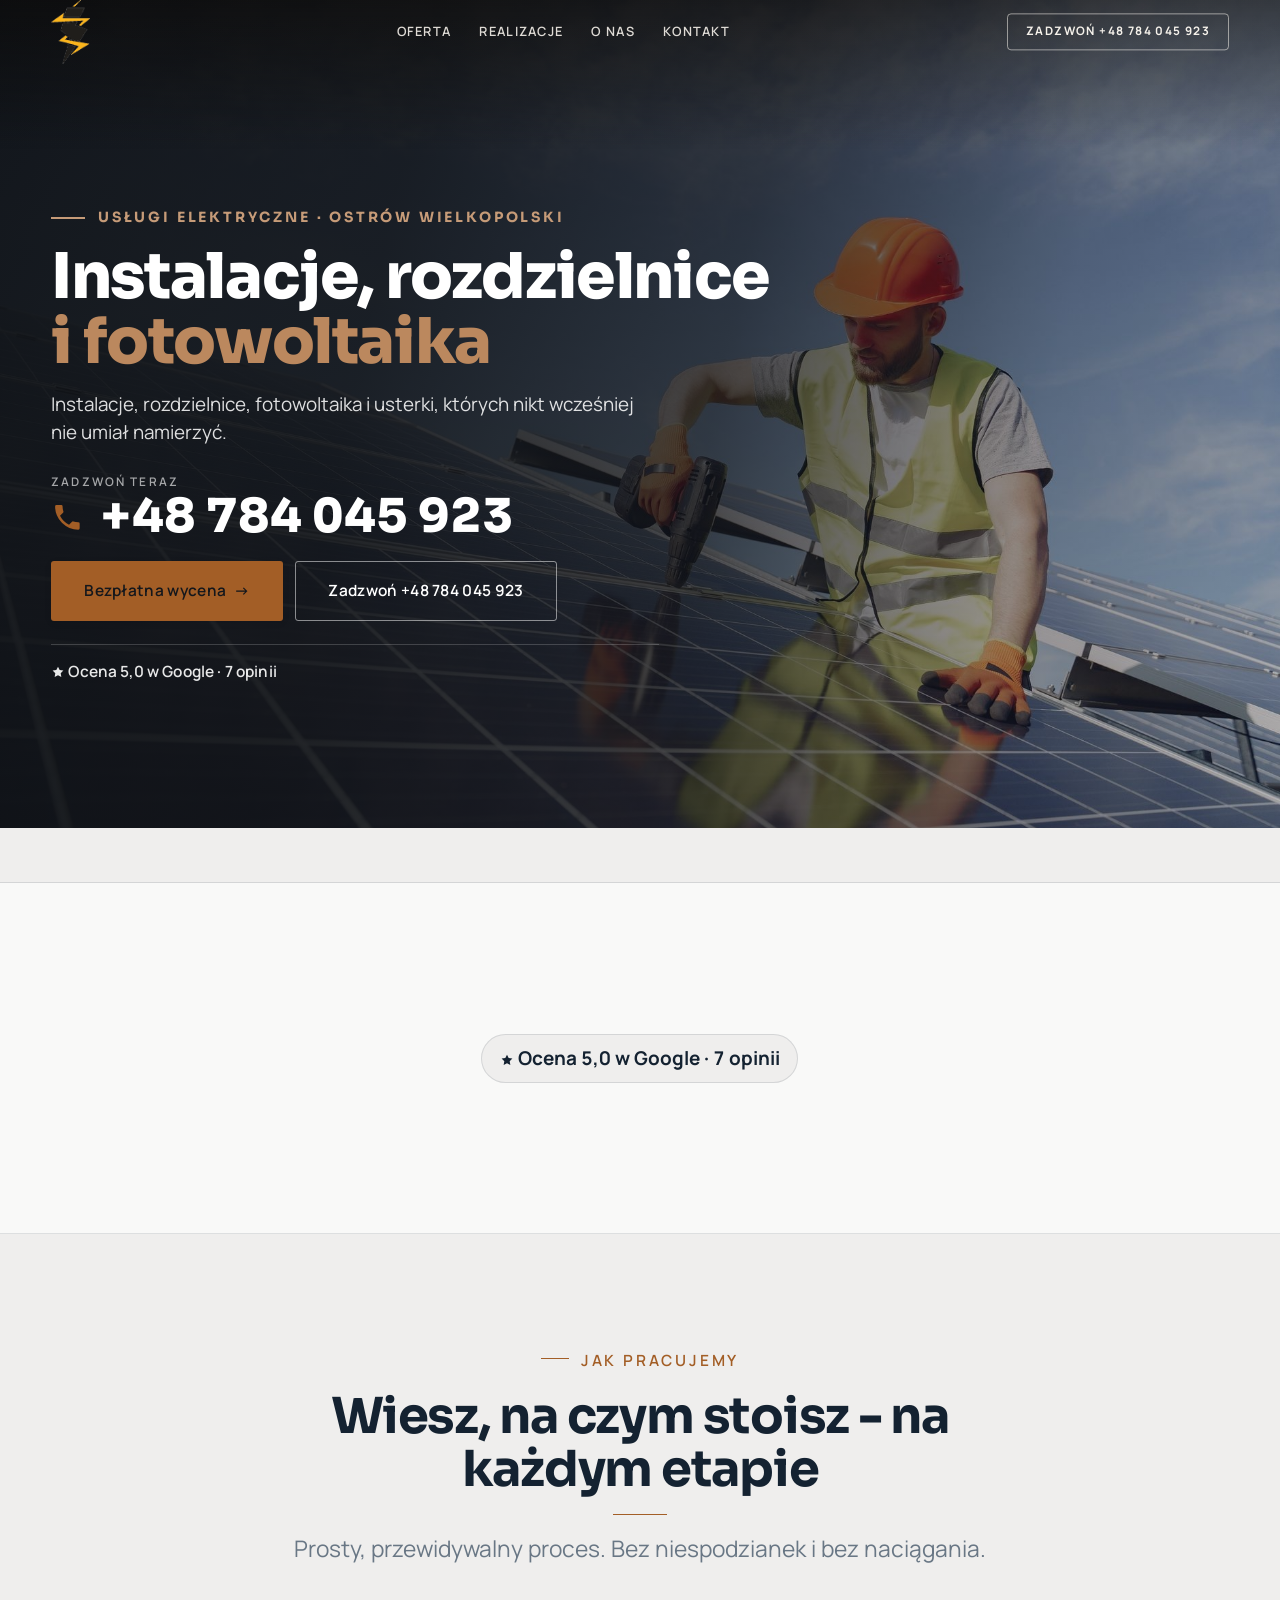
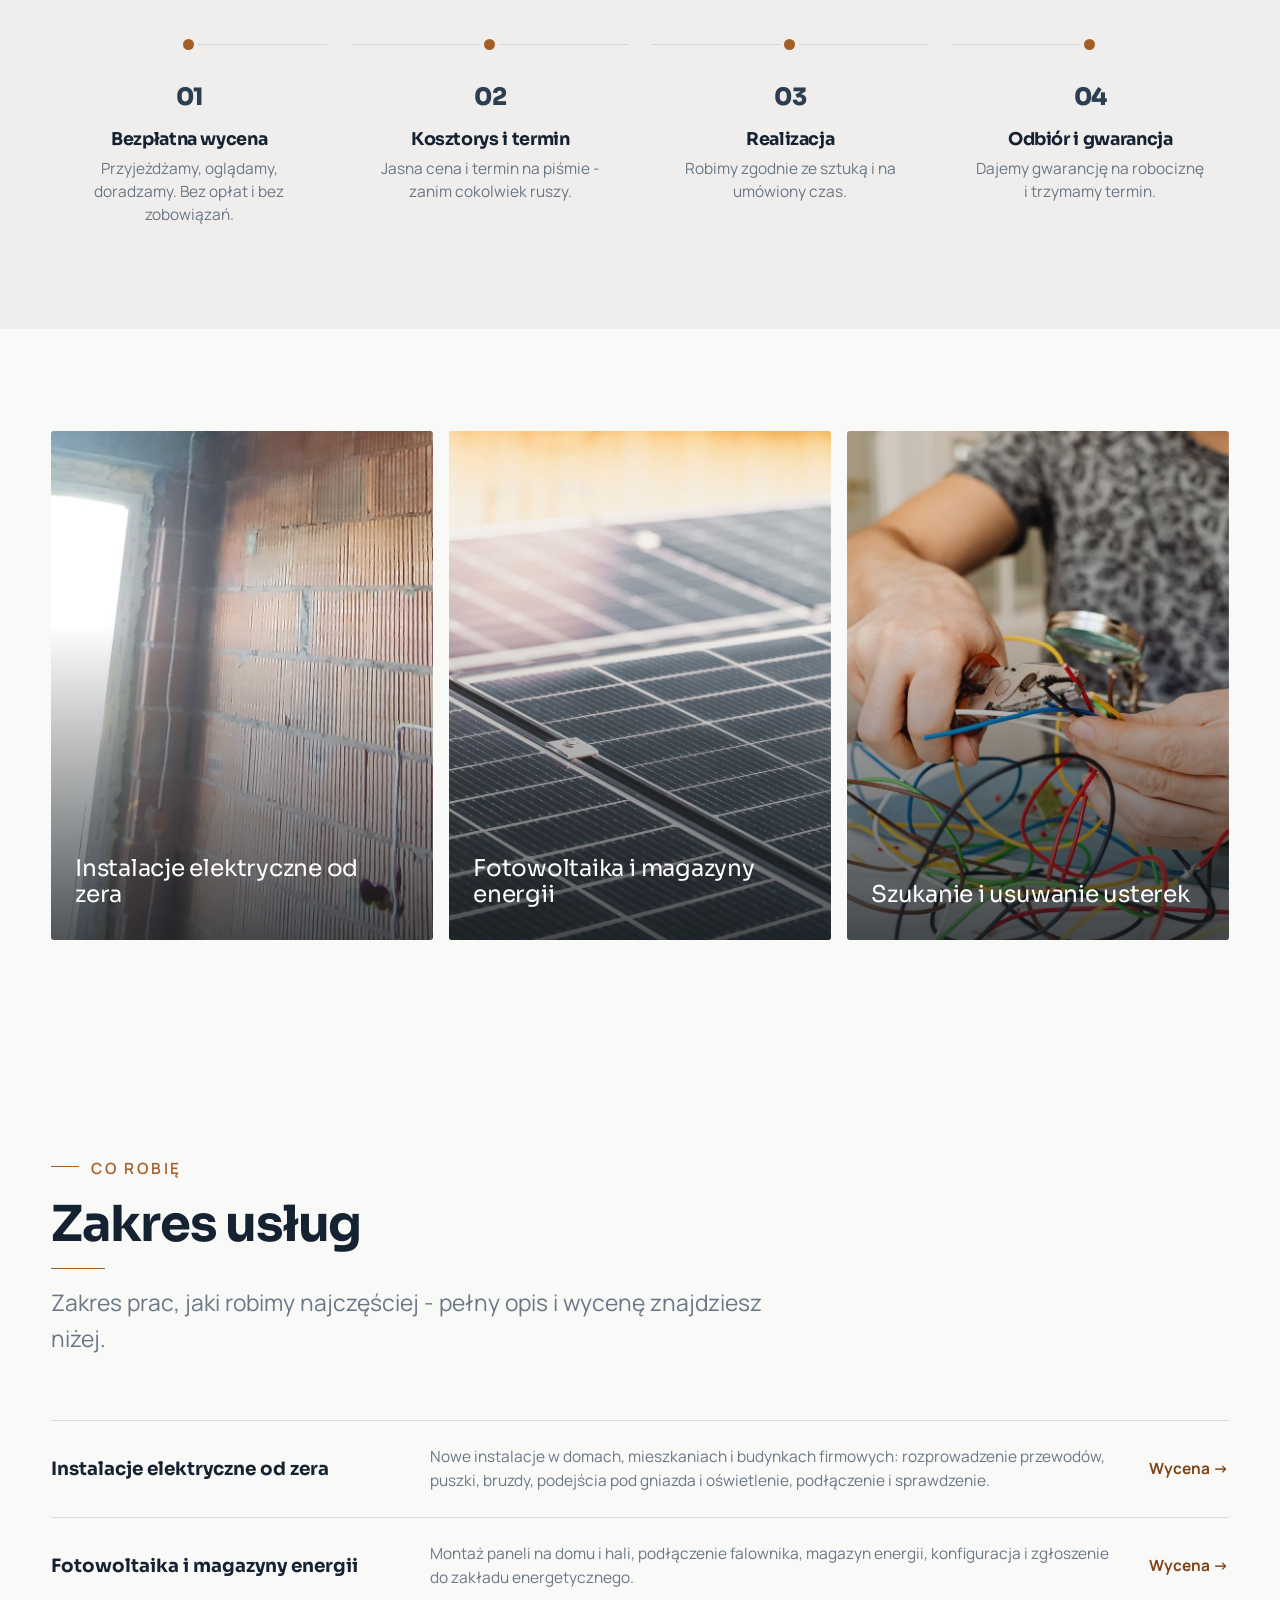
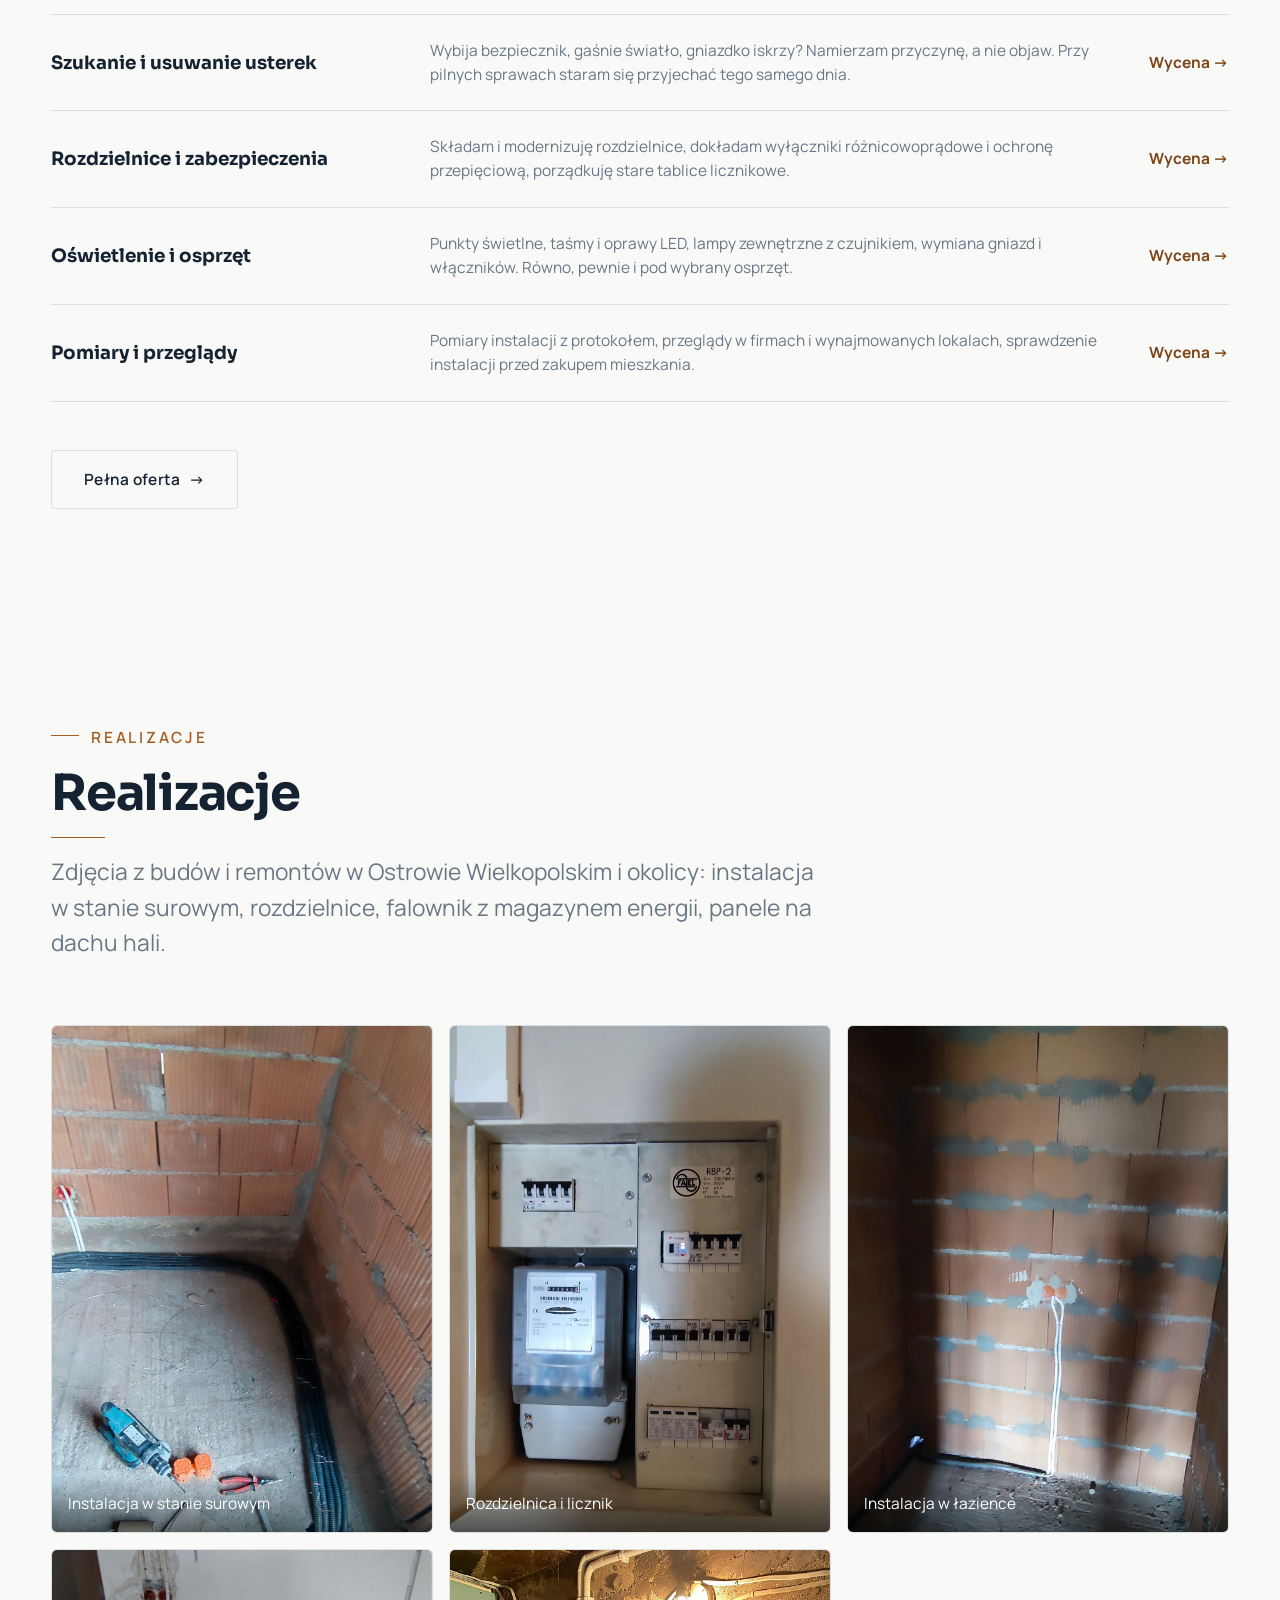
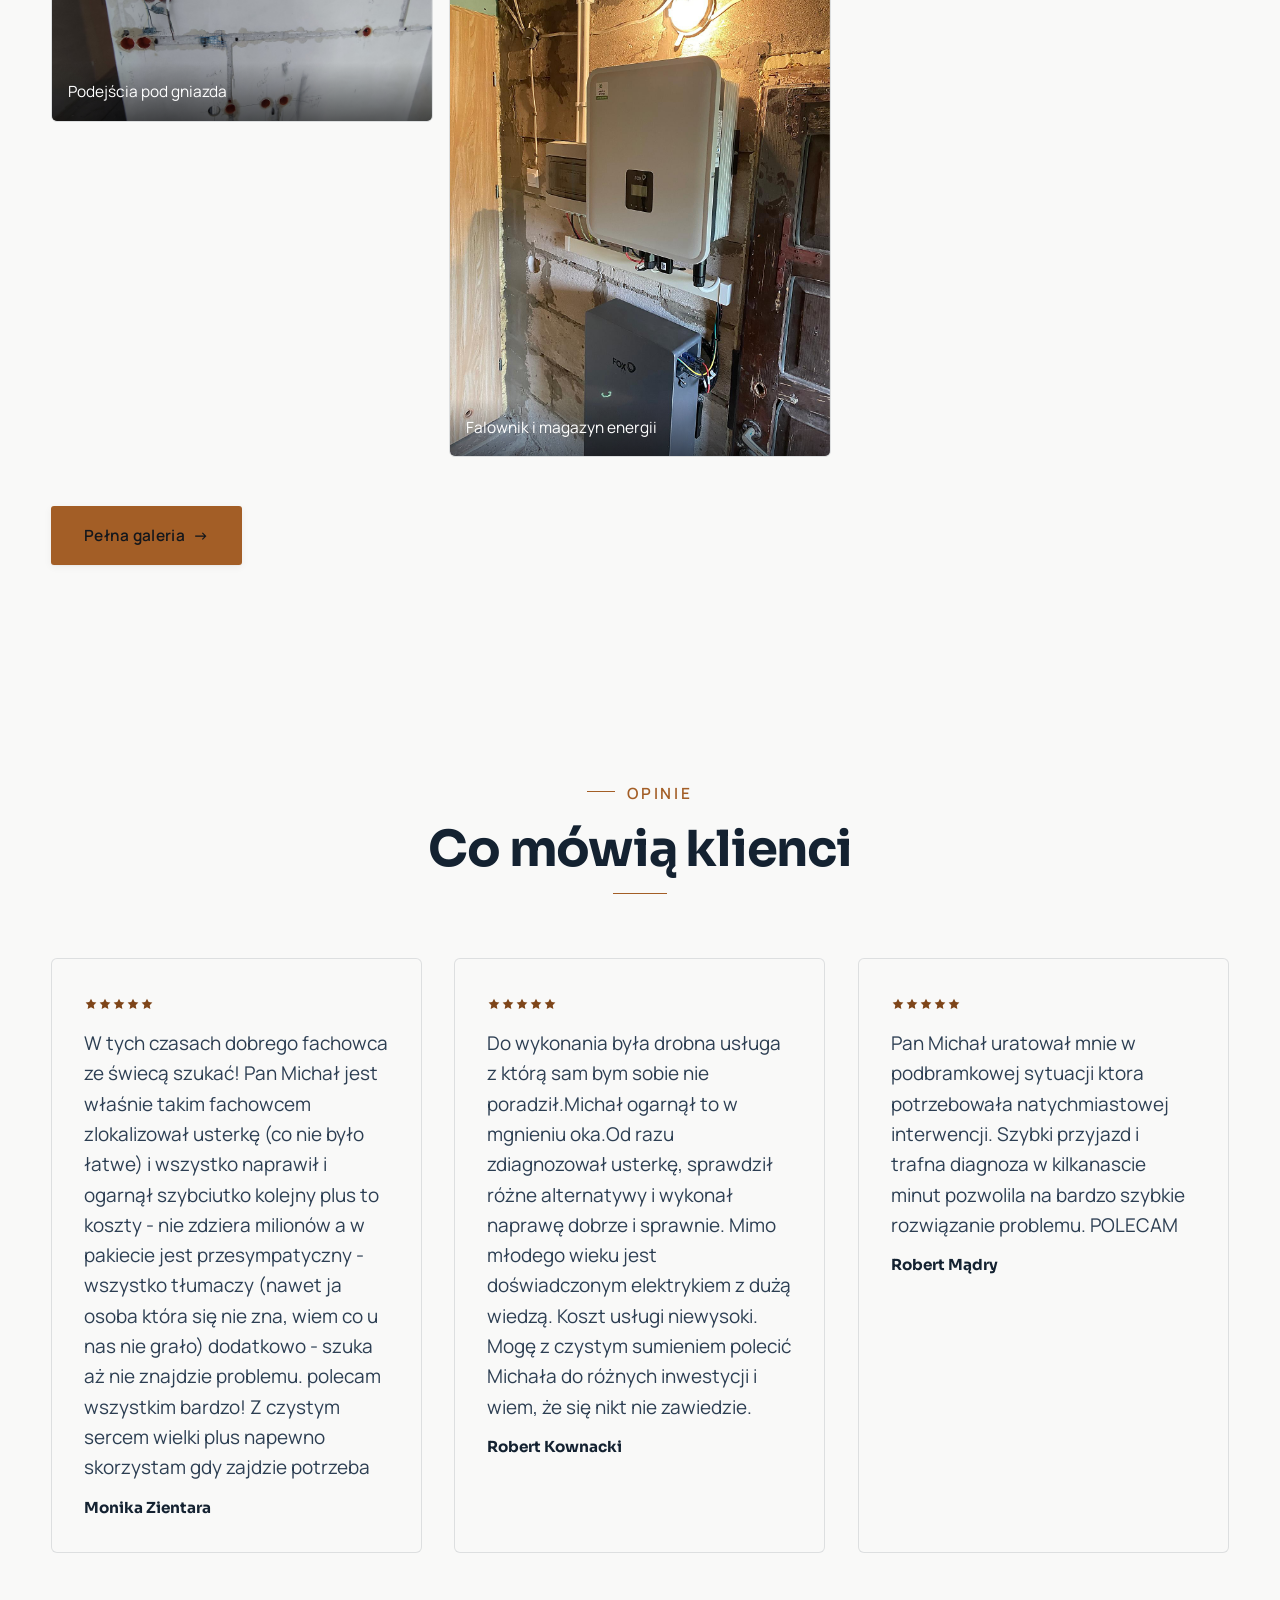
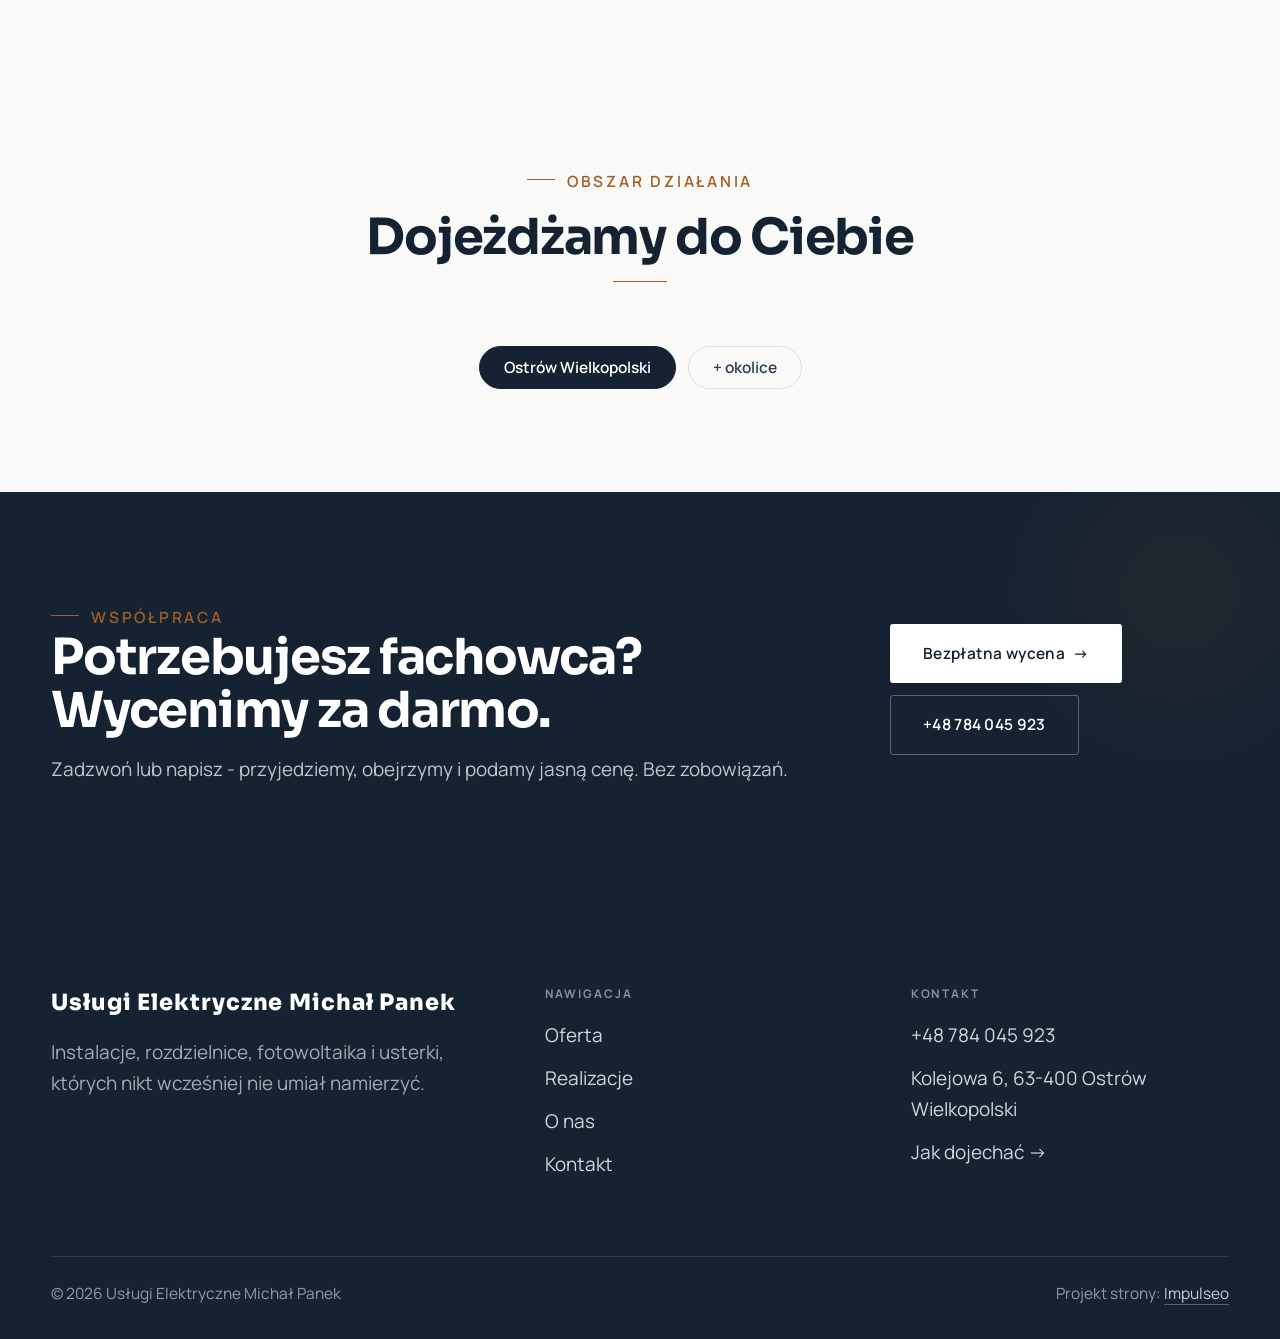
<file: index.html>
<!DOCTYPE html>
<html lang="pl">
<head>
<meta name="robots" content="noindex, nofollow">
<meta charset="UTF-8">
<meta name="viewport" content="width=device-width, initial-scale=1.0">
<title>Usługi Elektryczne Michał Panek - elektryk Ostrów Wielkopolski</title>
<meta name="description" content="Elektryk Ostrów Wielkopolski. Instalacje elektryczne w domach, mieszkaniach i firmach, rozdzielnice, fotowoltaika z magazynem energii, szukanie i usuwanie usterek, pomiary. Ocena 5,0 w Google. Telefon 784 045 923.">
<link rel="preconnect" href="https://fonts.googleapis.com">
<link rel="preconnect" href="https://fonts.gstatic.com" crossorigin>
<link href="https://fonts.googleapis.com/css2?family=Sora:wght@600;700;800&family=Manrope:wght@400;500;600&display=swap" rel="stylesheet">
<link rel="stylesheet" href="assets/styles.css">
</head>
<body>

<header class="nav">
  <div class="wrap nav-inner">
    <a class="brand brand-has-logo" href="index.html"><img class="brand-logo" src="img/logo.png" alt="Usługi Elektryczne Michał Panek"></a>
    <nav class="nav-links">
      <a href="oferta.html">Oferta</a>
      <a href="realizacje.html">Realizacje</a>
      <a href="o-nas.html">O nas</a>
      <a href="kontakt.html">Kontakt</a>
      <a href="tel:+48784045923" class="btn btn-accent">Zadzwoń +48 784 045 923</a>
    </nav>
    <button class="nav-toggle" aria-label="Menu"><span></span><span></span><span></span></button>
  </div>
</header>

<section class="hero-fach">
  <img class="hf-photo" src="img/hero.jpg" fetchpriority="high" data-rotate="img/g10.jpg|img/g11.jpg" alt="Usługi Elektryczne Michał Panek">
  <div class="hf-panel">
    <div class="hf-inner">
      <span class="hf-kicker">Usługi elektryczne · Ostrów Wielkopolski</span>
      <h1 class="hf-title">Instalacje, rozdzielnice <em>i fotowoltaika</em></h1>
      <p class="hf-lead">Instalacje, rozdzielnice, fotowoltaika i usterki, których nikt wcześniej nie umiał namierzyć.</p>
      <a class="hf-phone" href="tel:+48784045923"><span class="hf-phone-lab">Zadzwoń teraz</span><span class="hf-phone-num"><svg class="ico-tel" width="16" height="16" viewBox="0 0 24 24" fill="none" aria-hidden="true"><path d="M6.6 10.8a15.5 15.5 0 0 0 6.6 6.6l2.2-2.2a1 1 0 0 1 1-.24 11.4 11.4 0 0 0 3.6.58 1 1 0 0 1 1 1V20a1 1 0 0 1-1 1A17 17 0 0 1 3 4a1 1 0 0 1 1-1h3.5a1 1 0 0 1 1 1c0 1.25.2 2.46.58 3.6a1 1 0 0 1-.25 1l-2.23 2.2Z" fill="currentColor"/></svg> +48 784 045 923</span></a>
      <div class="hf-actions">
        <a href="kontakt.html" class="btn btn-accent">Bezpłatna wycena <span class="arr">→</span></a>
        <a href="tel:+48784045923" class="btn btn-ghost hf-ghost">Zadzwoń +48 784 045 923</a>
      </div>
      <div class="hf-trust"><svg class="ico-star" width="14" height="14" viewBox="0 0 24 24" style="vertical-align:-2px" aria-hidden="true"><path d="M12 2.8l2.85 5.8 6.4.93-4.63 4.5 1.1 6.37L12 17.4l-5.72 3 1.1-6.37-4.63-4.5 6.4-.93L12 2.8Z" fill="currentColor"/></svg> Ocena 5,0 w Google · 7 opinii</div>
    </div>
  </div>
</section>
<section class="fach-promise">
  <div class="wrap">
    <ul class="fp-row reveal"><li>Bezpłatna wycena</li><li>Dojazd: Ostrów Wielkopolski i okolice</li><li>Gwarancja na robociznę</li></ul>
  </div>
</section>
<section class="trust-bar">
  <div class="wrap">
    <div class="tb-google reveal"><svg class="ico-star" width="14" height="14" viewBox="0 0 24 24" style="vertical-align:-2px" aria-hidden="true"><path d="M12 2.8l2.85 5.8 6.4.93-4.63 4.5 1.1 6.37L12 17.4l-5.72 3 1.1-6.37-4.63-4.5 6.4-.93L12 2.8Z" fill="currentColor"/></svg> Ocena 5,0 w Google · 7 opinii</div>
  </div>
</section>
<section class="proces fachowcy">
  <div class="wrap">
    <div class="head center reveal">
      <span class="eyebrow">Jak pracujemy</span>
      <h2>Wiesz, na czym stoisz - na każdym etapie</h2>
      <p>Prosty, przewidywalny proces. Bez niespodzianek i bez naciągania.</p>
    </div>
    <ol class="proces-line">
      <li class="reveal"><span class="pno">01</span><h3>Bezpłatna wycena</h3><p>Przyjeżdżamy, oglądamy, doradzamy. Bez opłat i bez zobowiązań.</p></li>
      <li class="reveal"><span class="pno">02</span><h3>Kosztorys i termin</h3><p>Jasna cena i termin na piśmie - zanim cokolwiek ruszy.</p></li>
      <li class="reveal"><span class="pno">03</span><h3>Realizacja</h3><p>Robimy zgodnie ze sztuką i na umówiony czas.</p></li>
      <li class="reveal"><span class="pno">04</span><h3>Odbiór i gwarancja</h3><p>Dajemy gwarancję na robociznę i trzymamy termin.</p></li>
    </ol>
  </div>
</section>
<section class="gateways-band">
  <div class="wrap">
    <div class="gateways">
      <a href="oferta.html" class="gateway reveal"><img src="img/ph10.jpg" alt="Instalacje elektryczne od zera" loading="lazy"><span class="g-ttl">Instalacje elektryczne od zera</span></a>
      <a href="oferta.html" class="gateway reveal"><img src="img/ph4.jpg" alt="Fotowoltaika i magazyny energii" loading="lazy"><span class="g-ttl">Fotowoltaika i magazyny energii</span></a>
      <a href="oferta.html" class="gateway reveal"><img src="img/ph12.jpg" alt="Szukanie i usuwanie usterek" loading="lazy"><span class="g-ttl">Szukanie i usuwanie usterek</span></a>
    </div>
  </div>
</section>
<section class="fach-uslugi">
  <div class="wrap">
    <div class="head reveal">
      <span class="eyebrow">Co robię</span>
      <h2>Zakres usług</h2>
      <p>Zakres prac, jaki robimy najczęściej - pełny opis i wycenę znajdziesz niżej.</p>
    </div>
    <ul class="fu-list">
      <li class="fu-row reveal"><div class="fu-name">Instalacje elektryczne od zera</div><div class="fu-desc">Nowe instalacje w domach, mieszkaniach i budynkach firmowych: rozprowadzenie przewodów, puszki, bruzdy, podejścia pod gniazda i oświetlenie, podłączenie i sprawdzenie.</div><a class="fu-cta" href="kontakt.html">Wycena <span class="arr">→</span></a></li>
      <li class="fu-row reveal"><div class="fu-name">Fotowoltaika i magazyny energii</div><div class="fu-desc">Montaż paneli na domu i hali, podłączenie falownika, magazyn energii, konfiguracja i zgłoszenie do zakładu energetycznego.</div><a class="fu-cta" href="kontakt.html">Wycena <span class="arr">→</span></a></li>
      <li class="fu-row reveal"><div class="fu-name">Szukanie i usuwanie usterek</div><div class="fu-desc">Wybija bezpiecznik, gaśnie światło, gniazdko iskrzy? Namierzam przyczynę, a nie objaw. Przy pilnych sprawach staram się przyjechać tego samego dnia.</div><a class="fu-cta" href="kontakt.html">Wycena <span class="arr">→</span></a></li>
      <li class="fu-row reveal"><div class="fu-name">Rozdzielnice i zabezpieczenia</div><div class="fu-desc">Składam i modernizuję rozdzielnice, dokładam wyłączniki różnicowoprądowe i ochronę przepięciową, porządkuję stare tablice licznikowe.</div><a class="fu-cta" href="kontakt.html">Wycena <span class="arr">→</span></a></li>
      <li class="fu-row reveal"><div class="fu-name">Oświetlenie i osprzęt</div><div class="fu-desc">Punkty świetlne, taśmy i oprawy LED, lampy zewnętrzne z czujnikiem, wymiana gniazd i włączników. Równo, pewnie i pod wybrany osprzęt.</div><a class="fu-cta" href="kontakt.html">Wycena <span class="arr">→</span></a></li>
      <li class="fu-row reveal"><div class="fu-name">Pomiary i przeglądy</div><div class="fu-desc">Pomiary instalacji z protokołem, przeglądy w firmach i wynajmowanych lokalach, sprawdzenie instalacji przed zakupem mieszkania.</div><a class="fu-cta" href="kontakt.html">Wycena <span class="arr">→</span></a></li>
    </ul>
    <div style="margin-top:var(--space-7)" class="reveal"><a href="oferta.html" class="btn btn-ghost">Pełna oferta <span class="arr">→</span></a></div>
  </div>
</section>
<section>
  <div class="wrap">
    <div class="head reveal">
      <span class="eyebrow">Realizacje</span>
      <h2>Realizacje</h2>
      <p>Zdjęcia z budów i remontów w Ostrowie Wielkopolskim i okolicy: instalacja w stanie surowym, rozdzielnice, falownik z magazynem energii, panele na dachu hali.</p>
    </div>
    <div class="gallery-masonry">
      <figure class="m-tile reveal"><img src="img/g1.jpg" alt="Instalacja w stanie surowym" loading="lazy"><div class="cap">Instalacja w stanie surowym</div></figure>
      <figure class="m-tile reveal"><img src="img/g2.jpg" alt="Podejścia pod gniazda" loading="lazy"><div class="cap">Podejścia pod gniazda</div></figure>
      <figure class="m-tile reveal"><img src="img/g3.jpg" alt="Rozdzielnica i licznik" loading="lazy"><div class="cap">Rozdzielnica i licznik</div></figure>
      <figure class="m-tile reveal"><img src="img/g4.jpg" alt="Falownik i magazyn energii" loading="lazy"><div class="cap">Falownik i magazyn energii</div></figure>
      <figure class="m-tile reveal"><img src="img/g5.jpg" alt="Instalacja w łazience" loading="lazy"><div class="cap">Instalacja w łazience</div></figure>
    </div>
    <div style="margin-top:var(--space-7)" class="reveal"><a href="realizacje.html" class="btn btn-accent">Pełna galeria <span class="arr">→</span></a></div>
  </div>
</section>
<section class="opinie">
  <div class="wrap">
    <div class="head center reveal">
      <span class="eyebrow">Opinie</span>
      <h2>Co mówią klienci</h2>
    </div>
    <div class="opinie-grid">
      <figure class="op-card reveal"><span class="op-star"><svg class="ico-star" width="14" height="14" viewBox="0 0 24 24" style="vertical-align:-2px" aria-hidden="true"><path d="M12 2.8l2.85 5.8 6.4.93-4.63 4.5 1.1 6.37L12 17.4l-5.72 3 1.1-6.37-4.63-4.5 6.4-.93L12 2.8Z" fill="currentColor"/></svg><svg class="ico-star" width="14" height="14" viewBox="0 0 24 24" style="vertical-align:-2px" aria-hidden="true"><path d="M12 2.8l2.85 5.8 6.4.93-4.63 4.5 1.1 6.37L12 17.4l-5.72 3 1.1-6.37-4.63-4.5 6.4-.93L12 2.8Z" fill="currentColor"/></svg><svg class="ico-star" width="14" height="14" viewBox="0 0 24 24" style="vertical-align:-2px" aria-hidden="true"><path d="M12 2.8l2.85 5.8 6.4.93-4.63 4.5 1.1 6.37L12 17.4l-5.72 3 1.1-6.37-4.63-4.5 6.4-.93L12 2.8Z" fill="currentColor"/></svg><svg class="ico-star" width="14" height="14" viewBox="0 0 24 24" style="vertical-align:-2px" aria-hidden="true"><path d="M12 2.8l2.85 5.8 6.4.93-4.63 4.5 1.1 6.37L12 17.4l-5.72 3 1.1-6.37-4.63-4.5 6.4-.93L12 2.8Z" fill="currentColor"/></svg><svg class="ico-star" width="14" height="14" viewBox="0 0 24 24" style="vertical-align:-2px" aria-hidden="true"><path d="M12 2.8l2.85 5.8 6.4.93-4.63 4.5 1.1 6.37L12 17.4l-5.72 3 1.1-6.37-4.63-4.5 6.4-.93L12 2.8Z" fill="currentColor"/></svg></span><blockquote>W tych czasach dobrego fachowca ze świecą szukać! Pan Michał jest właśnie takim fachowcem zlokalizował usterkę (co nie było łatwe) i wszystko naprawił i ogarnął szybciutko kolejny plus to koszty - nie zdziera milionów a w pakiecie jest przesympatyczny - wszystko tłumaczy (nawet ja osoba która się nie zna, wiem co u nas nie grało) dodatkowo - szuka aż nie znajdzie problemu. polecam wszystkim bardzo! Z czystym sercem wielki plus napewno skorzystam gdy zajdzie potrzeba</blockquote><span class="op-autor">Monika Zientara</span></figure>
      <figure class="op-card reveal"><span class="op-star"><svg class="ico-star" width="14" height="14" viewBox="0 0 24 24" style="vertical-align:-2px" aria-hidden="true"><path d="M12 2.8l2.85 5.8 6.4.93-4.63 4.5 1.1 6.37L12 17.4l-5.72 3 1.1-6.37-4.63-4.5 6.4-.93L12 2.8Z" fill="currentColor"/></svg><svg class="ico-star" width="14" height="14" viewBox="0 0 24 24" style="vertical-align:-2px" aria-hidden="true"><path d="M12 2.8l2.85 5.8 6.4.93-4.63 4.5 1.1 6.37L12 17.4l-5.72 3 1.1-6.37-4.63-4.5 6.4-.93L12 2.8Z" fill="currentColor"/></svg><svg class="ico-star" width="14" height="14" viewBox="0 0 24 24" style="vertical-align:-2px" aria-hidden="true"><path d="M12 2.8l2.85 5.8 6.4.93-4.63 4.5 1.1 6.37L12 17.4l-5.72 3 1.1-6.37-4.63-4.5 6.4-.93L12 2.8Z" fill="currentColor"/></svg><svg class="ico-star" width="14" height="14" viewBox="0 0 24 24" style="vertical-align:-2px" aria-hidden="true"><path d="M12 2.8l2.85 5.8 6.4.93-4.63 4.5 1.1 6.37L12 17.4l-5.72 3 1.1-6.37-4.63-4.5 6.4-.93L12 2.8Z" fill="currentColor"/></svg><svg class="ico-star" width="14" height="14" viewBox="0 0 24 24" style="vertical-align:-2px" aria-hidden="true"><path d="M12 2.8l2.85 5.8 6.4.93-4.63 4.5 1.1 6.37L12 17.4l-5.72 3 1.1-6.37-4.63-4.5 6.4-.93L12 2.8Z" fill="currentColor"/></svg></span><blockquote>Do wykonania była drobna usługa z którą sam bym sobie nie poradził.Michał ogarnął to w mgnieniu oka.Od razu zdiagnozował usterkę, sprawdził różne alternatywy i wykonał naprawę dobrze i sprawnie.
Mimo młodego wieku jest doświadczonym elektrykiem z dużą wiedzą.
Koszt usługi niewysoki.
Mogę z czystym sumieniem polecić Michała do różnych inwestycji i wiem, że się nikt nie zawiedzie.</blockquote><span class="op-autor">Robert Kownacki</span></figure>
      <figure class="op-card reveal"><span class="op-star"><svg class="ico-star" width="14" height="14" viewBox="0 0 24 24" style="vertical-align:-2px" aria-hidden="true"><path d="M12 2.8l2.85 5.8 6.4.93-4.63 4.5 1.1 6.37L12 17.4l-5.72 3 1.1-6.37-4.63-4.5 6.4-.93L12 2.8Z" fill="currentColor"/></svg><svg class="ico-star" width="14" height="14" viewBox="0 0 24 24" style="vertical-align:-2px" aria-hidden="true"><path d="M12 2.8l2.85 5.8 6.4.93-4.63 4.5 1.1 6.37L12 17.4l-5.72 3 1.1-6.37-4.63-4.5 6.4-.93L12 2.8Z" fill="currentColor"/></svg><svg class="ico-star" width="14" height="14" viewBox="0 0 24 24" style="vertical-align:-2px" aria-hidden="true"><path d="M12 2.8l2.85 5.8 6.4.93-4.63 4.5 1.1 6.37L12 17.4l-5.72 3 1.1-6.37-4.63-4.5 6.4-.93L12 2.8Z" fill="currentColor"/></svg><svg class="ico-star" width="14" height="14" viewBox="0 0 24 24" style="vertical-align:-2px" aria-hidden="true"><path d="M12 2.8l2.85 5.8 6.4.93-4.63 4.5 1.1 6.37L12 17.4l-5.72 3 1.1-6.37-4.63-4.5 6.4-.93L12 2.8Z" fill="currentColor"/></svg><svg class="ico-star" width="14" height="14" viewBox="0 0 24 24" style="vertical-align:-2px" aria-hidden="true"><path d="M12 2.8l2.85 5.8 6.4.93-4.63 4.5 1.1 6.37L12 17.4l-5.72 3 1.1-6.37-4.63-4.5 6.4-.93L12 2.8Z" fill="currentColor"/></svg></span><blockquote>Pan Michał uratował mnie w podbramkowej sytuacji ktora potrzebowała natychmiastowej interwencji. Szybki przyjazd i trafna diagnoza w kilkanascie minut pozwolila na bardzo szybkie rozwiązanie problemu. POLECAM</blockquote><span class="op-autor">Robert Mądry</span></figure>
    </div>
  </div>
</section>
<section class="obszar">
  <div class="wrap">
    <div class="head center reveal">
      <span class="eyebrow">Obszar działania</span>
      <h2>Dojeżdżamy do Ciebie</h2>
    </div>
    <ul class="obszar-list reveal"><li class="is-home">Ostrów Wielkopolski</li><li>+ okolice</li></ul>
  </div>
</section>
<section class="cta">
  <div class="wrap">
    <div class="reveal">
      <span class="eyebrow">Współpraca</span>
      <h2>Potrzebujesz fachowca? Wycenimy za darmo.</h2>
      <p>Zadzwoń lub napisz - przyjedziemy, obejrzymy i podamy jasną cenę. Bez zobowiązań.</p>
    </div>
    <div class="cta-actions reveal">
      <a href="kontakt.html" class="btn btn-light">Bezpłatna wycena <span class="arr">→</span></a>
      <a href="tel:+48784045923" class="btn btn-ghost" style="color:#fff;border-color:rgba(255,255,255,.3)">+48 784 045 923</a>
    </div>
  </div>
</section>

<footer>
  <div class="wrap">
    <div class="foot-grid">
      <div class="foot-brand">
        <div class="name">Usługi Elektryczne Michał Panek</div>
        <p>Instalacje, rozdzielnice, fotowoltaika i usterki, których nikt wcześniej nie umiał namierzyć.</p>
      </div>
      <div class="foot-col">
        <h4>Nawigacja</h4>
        <a href="oferta.html">Oferta</a>
        <a href="realizacje.html">Realizacje</a>
        <a href="o-nas.html">O nas</a>
        <a href="kontakt.html">Kontakt</a>
      </div>
      <div class="foot-col">
        <h4>Kontakt</h4>
        <a href="tel:+48784045923">+48 784 045 923</a>
        <p>Kolejowa 6, 63-400 Ostrów Wielkopolski</p>
        <a href="https://www.google.com/maps?cid=12010095854912647122" target="_blank" rel="noopener">Jak dojechać →</a>
      </div>
    </div>
    <div class="foot-bot">
      <span>© 2026 Usługi Elektryczne Michał Panek</span>
      <span>Projekt strony: <a class="foot-credit" href="https://impulseo.pl" target="_blank" rel="noopener">Impulseo</a></span>
    </div>
  </div>
</footer>
<div class="sticky-call"><a class="sc-call" href="tel:+48784045923"><svg class="ico-tel" width="16" height="16" viewBox="0 0 24 24" fill="none" aria-hidden="true"><path d="M6.6 10.8a15.5 15.5 0 0 0 6.6 6.6l2.2-2.2a1 1 0 0 1 1-.24 11.4 11.4 0 0 0 3.6.58 1 1 0 0 1 1 1V20a1 1 0 0 1-1 1A17 17 0 0 1 3 4a1 1 0 0 1 1-1h3.5a1 1 0 0 1 1 1c0 1.25.2 2.46.58 3.6a1 1 0 0 1-.25 1l-2.23 2.2Z" fill="currentColor"/></svg> Zadzwoń</a><a class="sc-quote" href="kontakt.html">Bezpłatna wycena</a></div>

<script src="assets/main.js"></script>
</body>
</html>
</file>
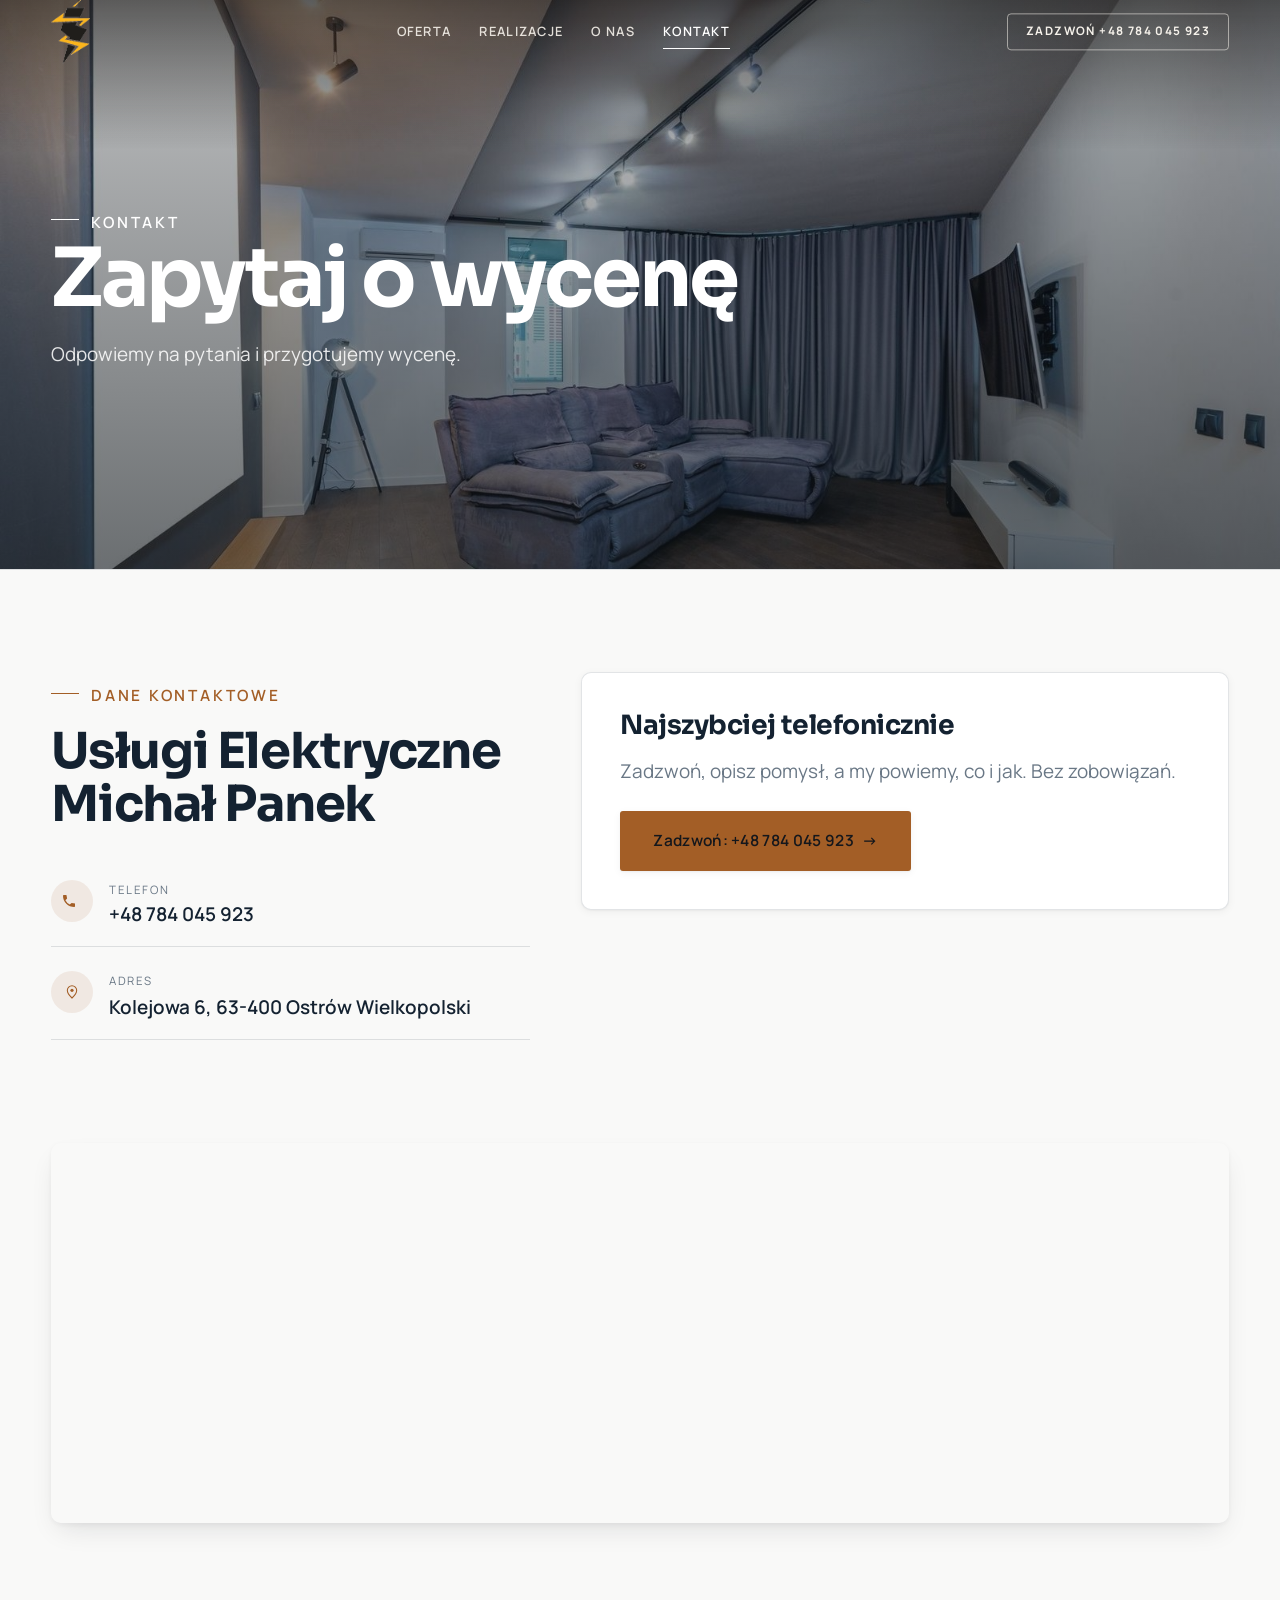
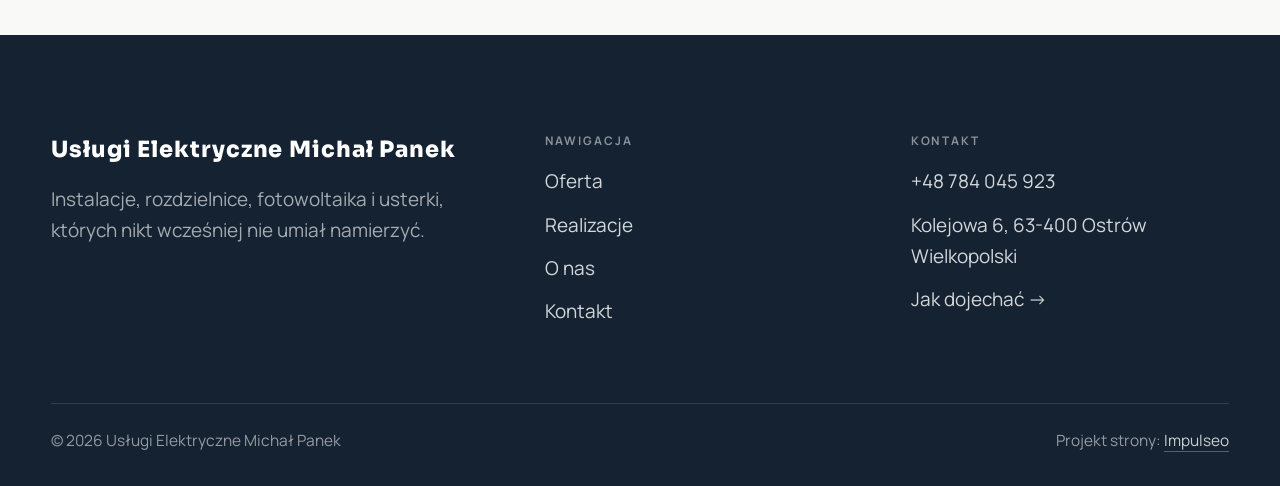
<file: kontakt.html>
<!DOCTYPE html>
<html lang="pl">
<head>
<meta name="robots" content="noindex, nofollow">
<meta charset="UTF-8">
<meta name="viewport" content="width=device-width, initial-scale=1.0">
<title>Kontakt - Usługi Elektryczne Michał Panek</title>
<meta name="description" content="Kontakt Usługi Elektryczne Michał Panek - Kolejowa 6, 63-400 Ostrów Wielkopolski">
<link rel="preconnect" href="https://fonts.googleapis.com">
<link rel="preconnect" href="https://fonts.gstatic.com" crossorigin>
<link href="https://fonts.googleapis.com/css2?family=Sora:wght@600;700;800&family=Manrope:wght@400;500;600&display=swap" rel="stylesheet">
<link rel="stylesheet" href="assets/styles.css">
</head>
<body>

<header class="nav">
  <div class="wrap nav-inner">
    <a class="brand brand-has-logo" href="index.html"><img class="brand-logo" src="img/logo.png" alt="Usługi Elektryczne Michał Panek"></a>
    <nav class="nav-links">
      <a href="oferta.html">Oferta</a>
      <a href="realizacje.html">Realizacje</a>
      <a href="o-nas.html">O nas</a>
      <a href="kontakt.html" class="active">Kontakt</a>
      <a href="tel:+48784045923" class="btn btn-accent">Zadzwoń +48 784 045 923</a>
    </nav>
    <button class="nav-toggle" aria-label="Menu"><span></span><span></span><span></span></button>
  </div>
</header>

<section class="pagehead">
  <img src="img/ph3.jpg" alt="Usługi Elektryczne Michał Panek - Zapytaj o wycenę">
  <div class="wrap">
    <span class="eyebrow">Kontakt</span>
    <h1>Zapytaj o wycenę</h1>
    <p>Odpowiemy na pytania i przygotujemy wycenę.</p>
  </div>
</section>
<section>
  <div class="wrap contact-grid">
    <div class="reveal">
      <span class="eyebrow">Dane kontaktowe</span>
      <h2 style="margin:var(--space-4) 0 var(--space-6)">Usługi Elektryczne Michał Panek</h2>
      <div class="info-list">
        <div class="info-row"><div class="ic"><svg class="ico-tel" width="16" height="16" viewBox="0 0 24 24" fill="none" aria-hidden="true"><path d="M6.6 10.8a15.5 15.5 0 0 0 6.6 6.6l2.2-2.2a1 1 0 0 1 1-.24 11.4 11.4 0 0 0 3.6.58 1 1 0 0 1 1 1V20a1 1 0 0 1-1 1A17 17 0 0 1 3 4a1 1 0 0 1 1-1h3.5a1 1 0 0 1 1 1c0 1.25.2 2.46.58 3.6a1 1 0 0 1-.25 1l-2.23 2.2Z" fill="currentColor"/></svg></div><div><div class="lbl">Telefon</div><a class="val" href="tel:+48784045923">+48 784 045 923</a></div></div>
        <div class="info-row"><div class="ic"><svg class="ico-pin" width="16" height="16" viewBox="0 0 24 24" fill="none" aria-hidden="true"><path d="M12 21s7-6.1 7-11.5A7 7 0 0 0 5 9.5C5 14.9 12 21 12 21Z" stroke="currentColor" stroke-width="1.6" fill="none"/><circle cx="12" cy="9.5" r="2.4" fill="currentColor"/></svg></div><div><div class="lbl">Adres</div><div class="val">Kolejowa 6, 63-400 Ostrów Wielkopolski</div></div></div>
      </div>
    </div>
    <div class="reveal">
      <div class="form">
        <h3 style="margin-bottom:var(--space-4)">Najszybciej telefonicznie</h3>
        <p class="muted" style="margin-bottom:var(--space-5)">Zadzwoń, opisz pomysł, a my powiemy, co i jak. Bez zobowiązań.</p>
        <a href="tel:+48784045923" class="btn btn-accent" style="justify-content:center">Zadzwoń: +48 784 045 923 <span class="arr">→</span></a>
      </div>
    </div>
  </div>
</section>
<section style="padding-top:0">
  <div class="wrap reveal">
    <iframe class="map" title="Usługi Elektryczne Michał Panek - Ostrów Wielkopolski" src="https://maps.google.com/maps?q=51.6487369%2C17.8147006&z=15&output=embed" loading="lazy" referrerpolicy="no-referrer-when-downgrade"></iframe>
  </div>
</section>

<footer>
  <div class="wrap">
    <div class="foot-grid">
      <div class="foot-brand">
        <div class="name">Usługi Elektryczne Michał Panek</div>
        <p>Instalacje, rozdzielnice, fotowoltaika i usterki, których nikt wcześniej nie umiał namierzyć.</p>
      </div>
      <div class="foot-col">
        <h4>Nawigacja</h4>
        <a href="oferta.html">Oferta</a>
        <a href="realizacje.html">Realizacje</a>
        <a href="o-nas.html">O nas</a>
        <a href="kontakt.html">Kontakt</a>
      </div>
      <div class="foot-col">
        <h4>Kontakt</h4>
        <a href="tel:+48784045923">+48 784 045 923</a>
        <p>Kolejowa 6, 63-400 Ostrów Wielkopolski</p>
        <a href="https://www.google.com/maps?cid=12010095854912647122" target="_blank" rel="noopener">Jak dojechać →</a>
      </div>
    </div>
    <div class="foot-bot">
      <span>© 2026 Usługi Elektryczne Michał Panek</span>
      <span>Projekt strony: <a class="foot-credit" href="https://impulseo.pl" target="_blank" rel="noopener">Impulseo</a></span>
    </div>
  </div>
</footer>
<div class="sticky-call"><a class="sc-call" href="tel:+48784045923"><svg class="ico-tel" width="16" height="16" viewBox="0 0 24 24" fill="none" aria-hidden="true"><path d="M6.6 10.8a15.5 15.5 0 0 0 6.6 6.6l2.2-2.2a1 1 0 0 1 1-.24 11.4 11.4 0 0 0 3.6.58 1 1 0 0 1 1 1V20a1 1 0 0 1-1 1A17 17 0 0 1 3 4a1 1 0 0 1 1-1h3.5a1 1 0 0 1 1 1c0 1.25.2 2.46.58 3.6a1 1 0 0 1-.25 1l-2.23 2.2Z" fill="currentColor"/></svg> Zadzwoń</a><a class="sc-quote" href="kontakt.html">Bezpłatna wycena</a></div>

<script src="assets/main.js"></script>
</body>
</html>
</file>
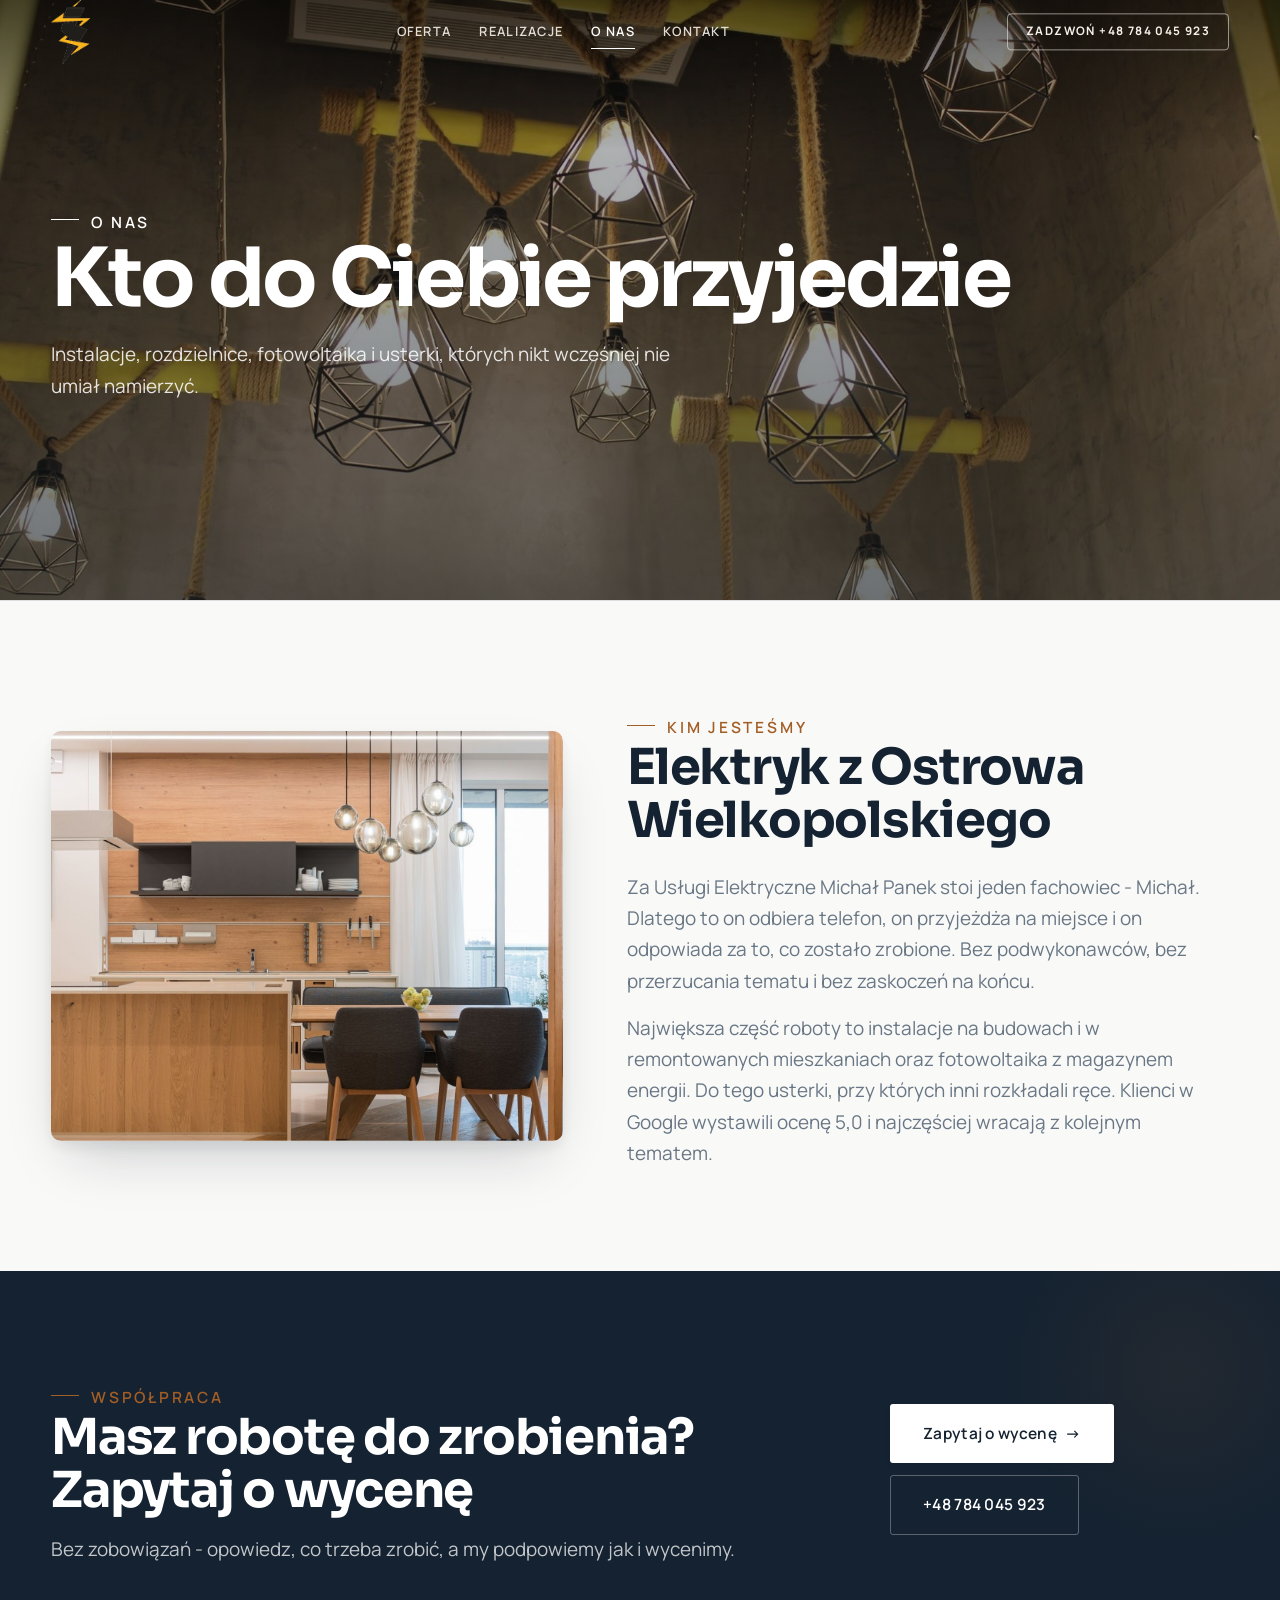
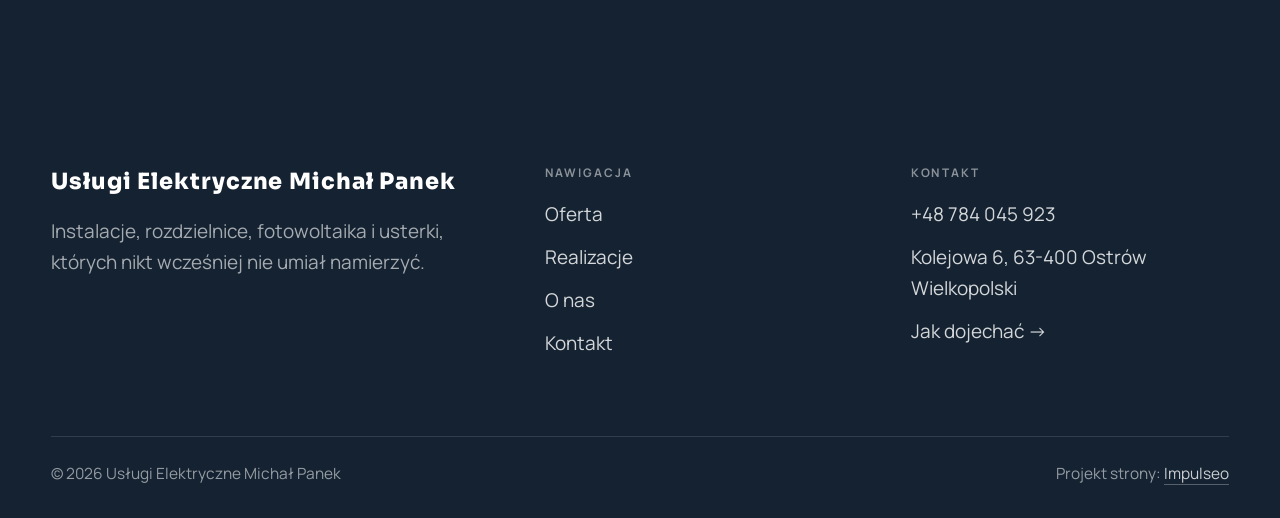
<file: o-nas.html>
<!DOCTYPE html>
<html lang="pl">
<head>
<meta name="robots" content="noindex, nofollow">
<meta charset="UTF-8">
<meta name="viewport" content="width=device-width, initial-scale=1.0">
<title>O nas - Usługi Elektryczne Michał Panek</title>
<meta name="description" content="Elektryk Ostrów Wielkopolski. Instalacje elektryczne w domach, mieszkaniach i firmach, rozdzielnice, fotowoltaika z magazynem energii, szukanie i usuwanie usterek, pomiary. Ocena 5,0 w Google. Telefon 784 045 923.">
<link rel="preconnect" href="https://fonts.googleapis.com">
<link rel="preconnect" href="https://fonts.gstatic.com" crossorigin>
<link href="https://fonts.googleapis.com/css2?family=Sora:wght@600;700;800&family=Manrope:wght@400;500;600&display=swap" rel="stylesheet">
<link rel="stylesheet" href="assets/styles.css">
</head>
<body>

<header class="nav">
  <div class="wrap nav-inner">
    <a class="brand brand-has-logo" href="index.html"><img class="brand-logo" src="img/logo.png" alt="Usługi Elektryczne Michał Panek"></a>
    <nav class="nav-links">
      <a href="oferta.html">Oferta</a>
      <a href="realizacje.html">Realizacje</a>
      <a href="o-nas.html" class="active">O nas</a>
      <a href="kontakt.html">Kontakt</a>
      <a href="tel:+48784045923" class="btn btn-accent">Zadzwoń +48 784 045 923</a>
    </nav>
    <button class="nav-toggle" aria-label="Menu"><span></span><span></span><span></span></button>
  </div>
</header>

<section class="pagehead">
  <img src="img/ph2.jpg" alt="Usługi Elektryczne Michał Panek - Kto do Ciebie przyjedzie">
  <div class="wrap">
    <span class="eyebrow">O nas</span>
    <h1>Kto do Ciebie przyjedzie</h1>
    <p>Instalacje, rozdzielnice, fotowoltaika i usterki, których nikt wcześniej nie umiał namierzyć.</p>
  </div>
</section>
<section>
  <div class="wrap split">
    <div class="split-art reveal"><img src="img/ph8.jpg" alt="Usługi Elektryczne Michał Panek" loading="lazy"></div>
    <div class="split-copy reveal">
      <span class="eyebrow">Kim jesteśmy</span>
      <h2>Elektryk z Ostrowa Wielkopolskiego</h2>
      <p class="muted">Za Usługi Elektryczne Michał Panek stoi jeden fachowiec - Michał. Dlatego to on odbiera telefon, on przyjeżdża na miejsce i on odpowiada za to, co zostało zrobione. Bez podwykonawców, bez przerzucania tematu i bez zaskoczeń na końcu.</p>
      <p class="muted">Największa część roboty to instalacje na budowach i w remontowanych mieszkaniach oraz fotowoltaika z magazynem energii. Do tego usterki, przy których inni rozkładali ręce. Klienci w Google wystawili ocenę 5,0 i najczęściej wracają z kolejnym tematem.</p>
    </div>
  </div>
</section>


<section class="cta">
  <div class="wrap">
    <div class="reveal">
      <span class="eyebrow">Współpraca</span>
      <h2>Masz robotę do zrobienia? Zapytaj o wycenę</h2>
      <p>Bez zobowiązań - opowiedz, co trzeba zrobić, a my podpowiemy jak i wycenimy.</p>
    </div>
    <div class="cta-actions reveal">
      <a href="kontakt.html" class="btn btn-light">Zapytaj o wycenę <span class="arr">→</span></a>
      <a href="tel:+48784045923" class="btn btn-ghost" style="color:#fff;border-color:rgba(255,255,255,.3)">+48 784 045 923</a>
    </div>
  </div>
</section>

<footer>
  <div class="wrap">
    <div class="foot-grid">
      <div class="foot-brand">
        <div class="name">Usługi Elektryczne Michał Panek</div>
        <p>Instalacje, rozdzielnice, fotowoltaika i usterki, których nikt wcześniej nie umiał namierzyć.</p>
      </div>
      <div class="foot-col">
        <h4>Nawigacja</h4>
        <a href="oferta.html">Oferta</a>
        <a href="realizacje.html">Realizacje</a>
        <a href="o-nas.html">O nas</a>
        <a href="kontakt.html">Kontakt</a>
      </div>
      <div class="foot-col">
        <h4>Kontakt</h4>
        <a href="tel:+48784045923">+48 784 045 923</a>
        <p>Kolejowa 6, 63-400 Ostrów Wielkopolski</p>
        <a href="https://www.google.com/maps?cid=12010095854912647122" target="_blank" rel="noopener">Jak dojechać →</a>
      </div>
    </div>
    <div class="foot-bot">
      <span>© 2026 Usługi Elektryczne Michał Panek</span>
      <span>Projekt strony: <a class="foot-credit" href="https://impulseo.pl" target="_blank" rel="noopener">Impulseo</a></span>
    </div>
  </div>
</footer>
<div class="sticky-call"><a class="sc-call" href="tel:+48784045923"><svg class="ico-tel" width="16" height="16" viewBox="0 0 24 24" fill="none" aria-hidden="true"><path d="M6.6 10.8a15.5 15.5 0 0 0 6.6 6.6l2.2-2.2a1 1 0 0 1 1-.24 11.4 11.4 0 0 0 3.6.58 1 1 0 0 1 1 1V20a1 1 0 0 1-1 1A17 17 0 0 1 3 4a1 1 0 0 1 1-1h3.5a1 1 0 0 1 1 1c0 1.25.2 2.46.58 3.6a1 1 0 0 1-.25 1l-2.23 2.2Z" fill="currentColor"/></svg> Zadzwoń</a><a class="sc-quote" href="kontakt.html">Bezpłatna wycena</a></div>

<script src="assets/main.js"></script>
</body>
</html>
</file>
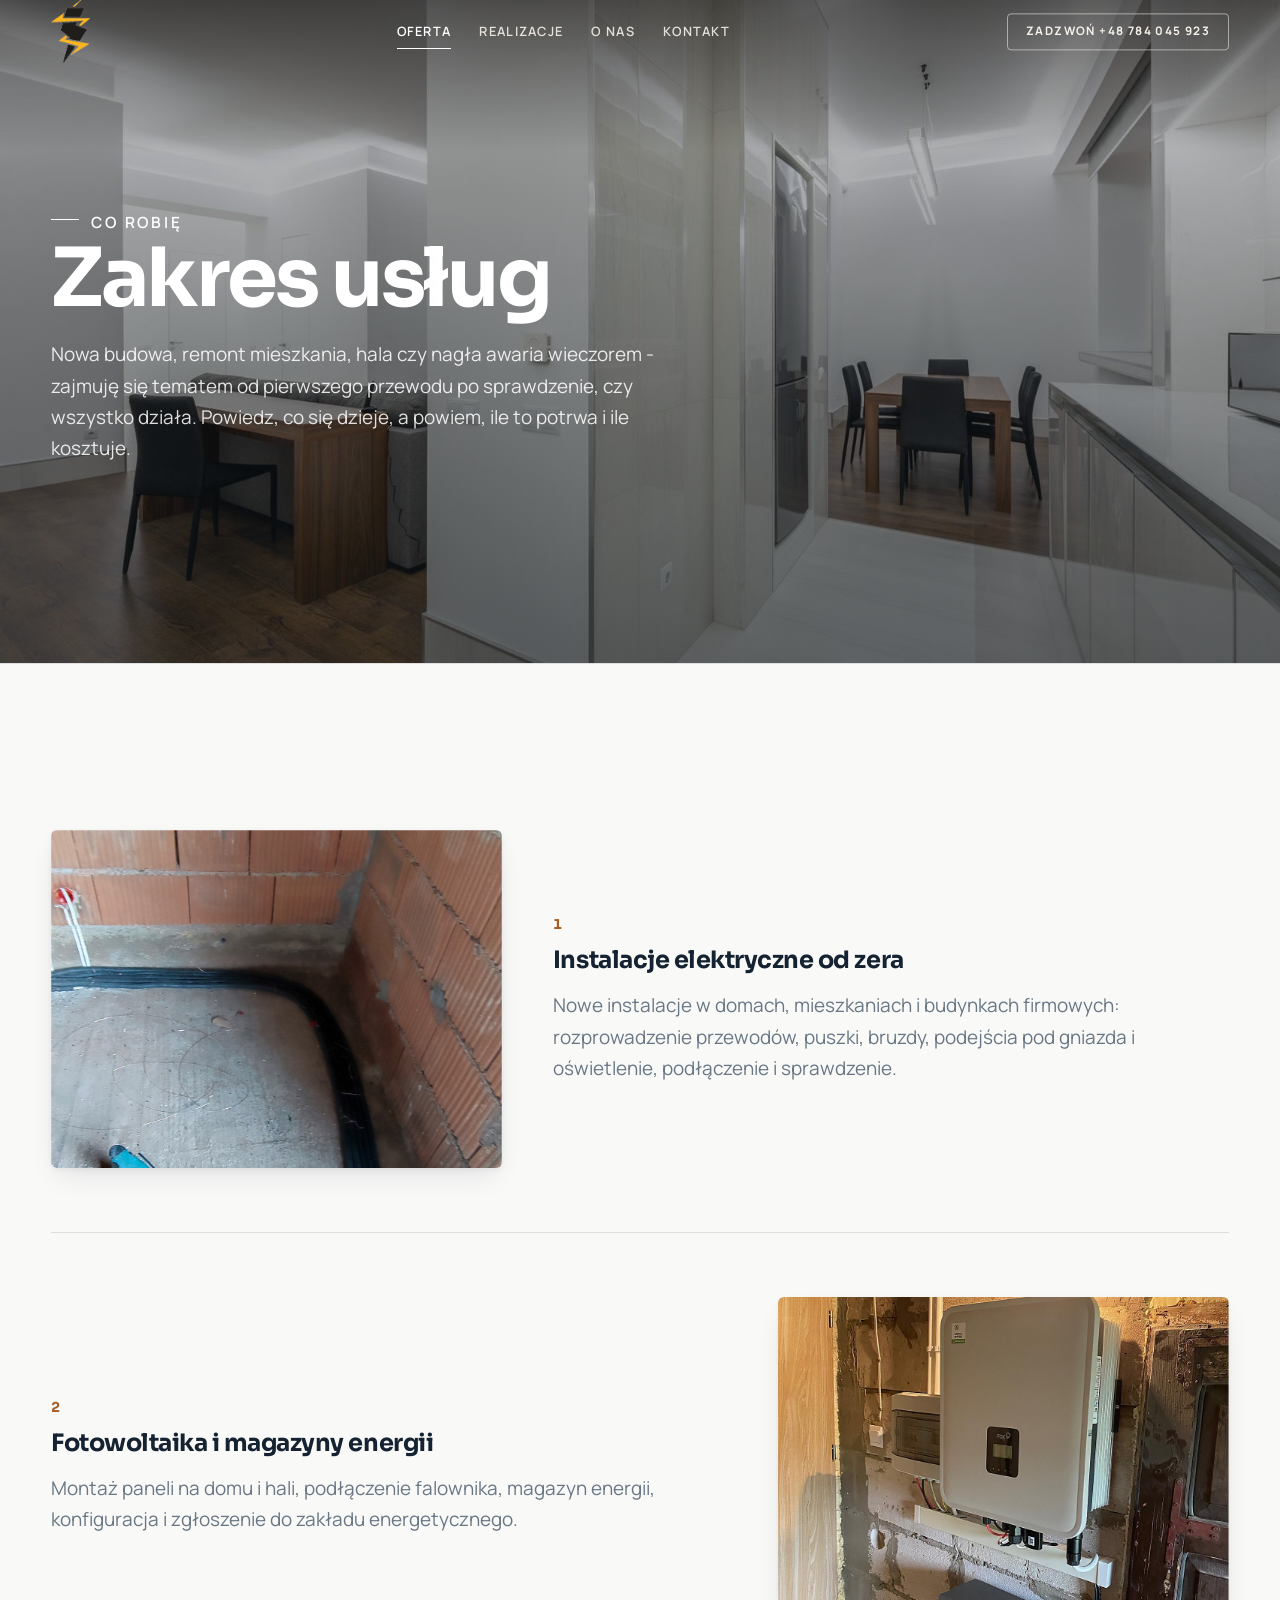
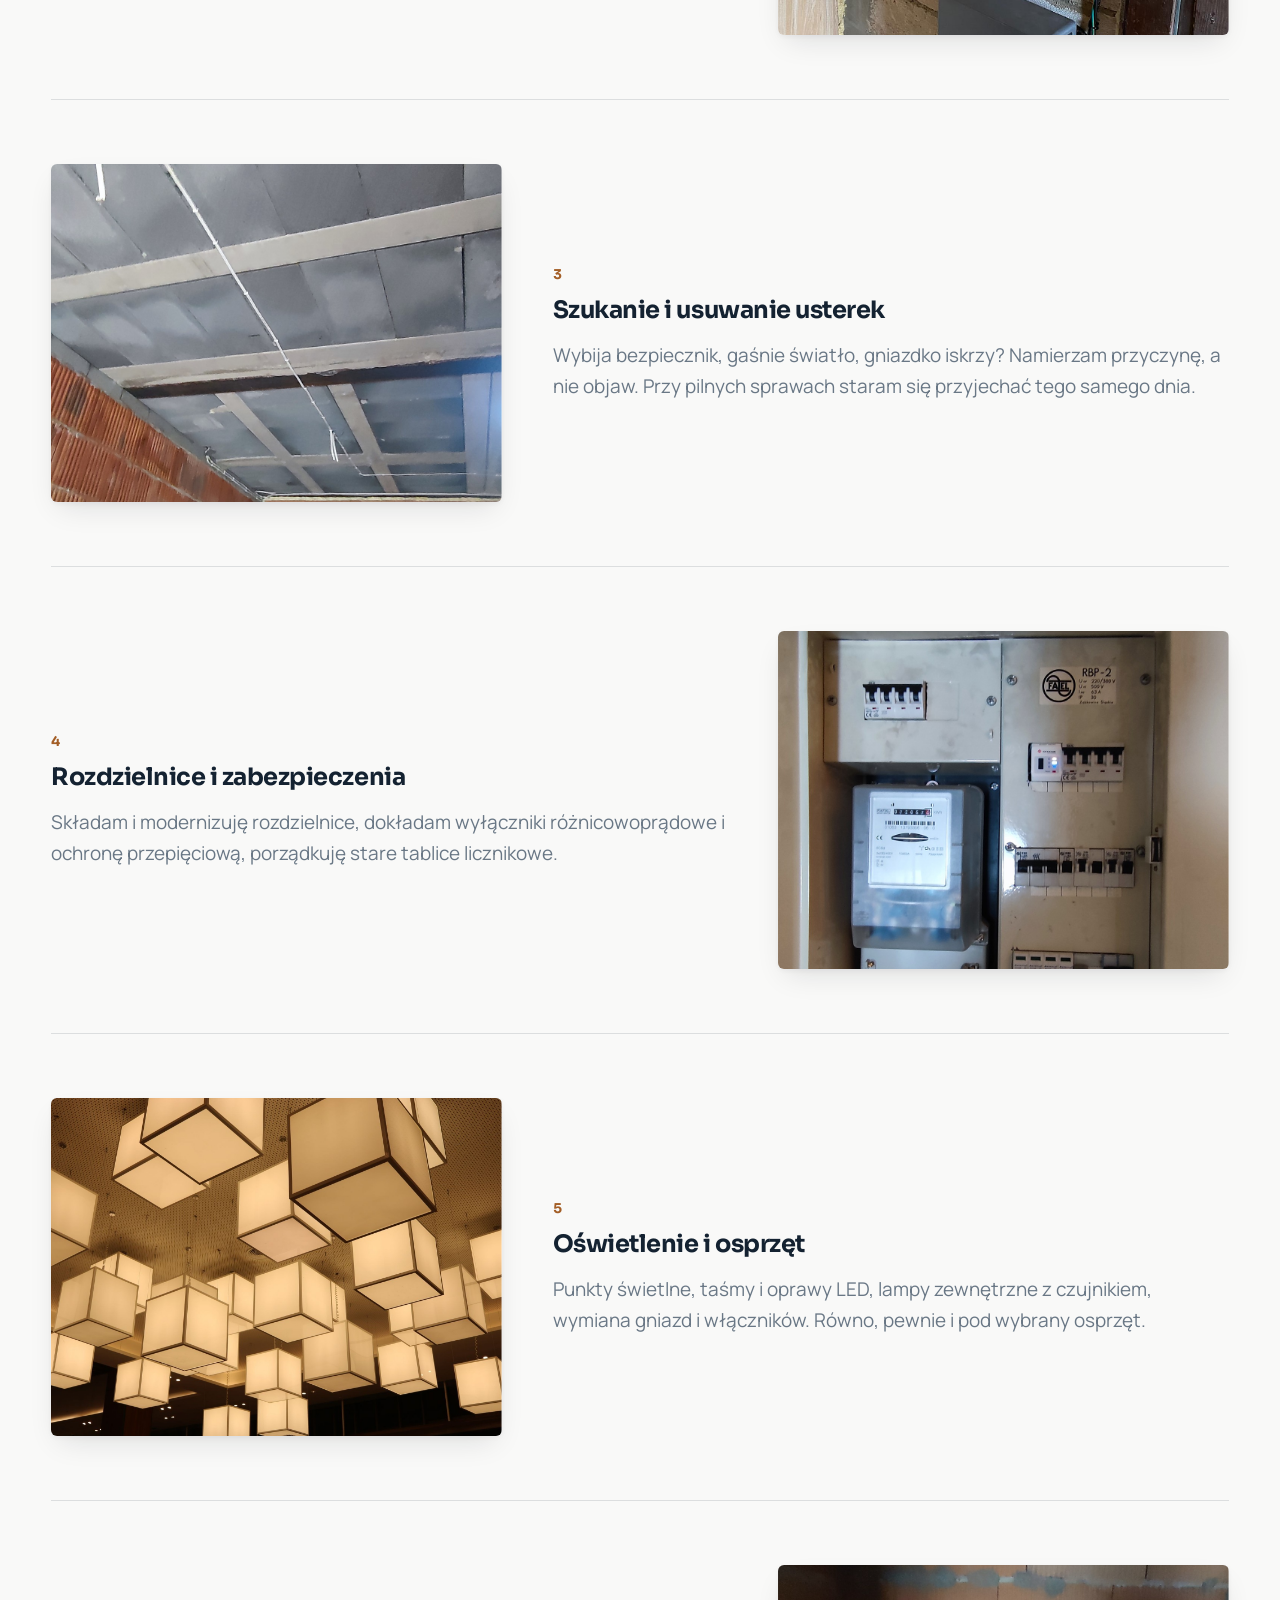
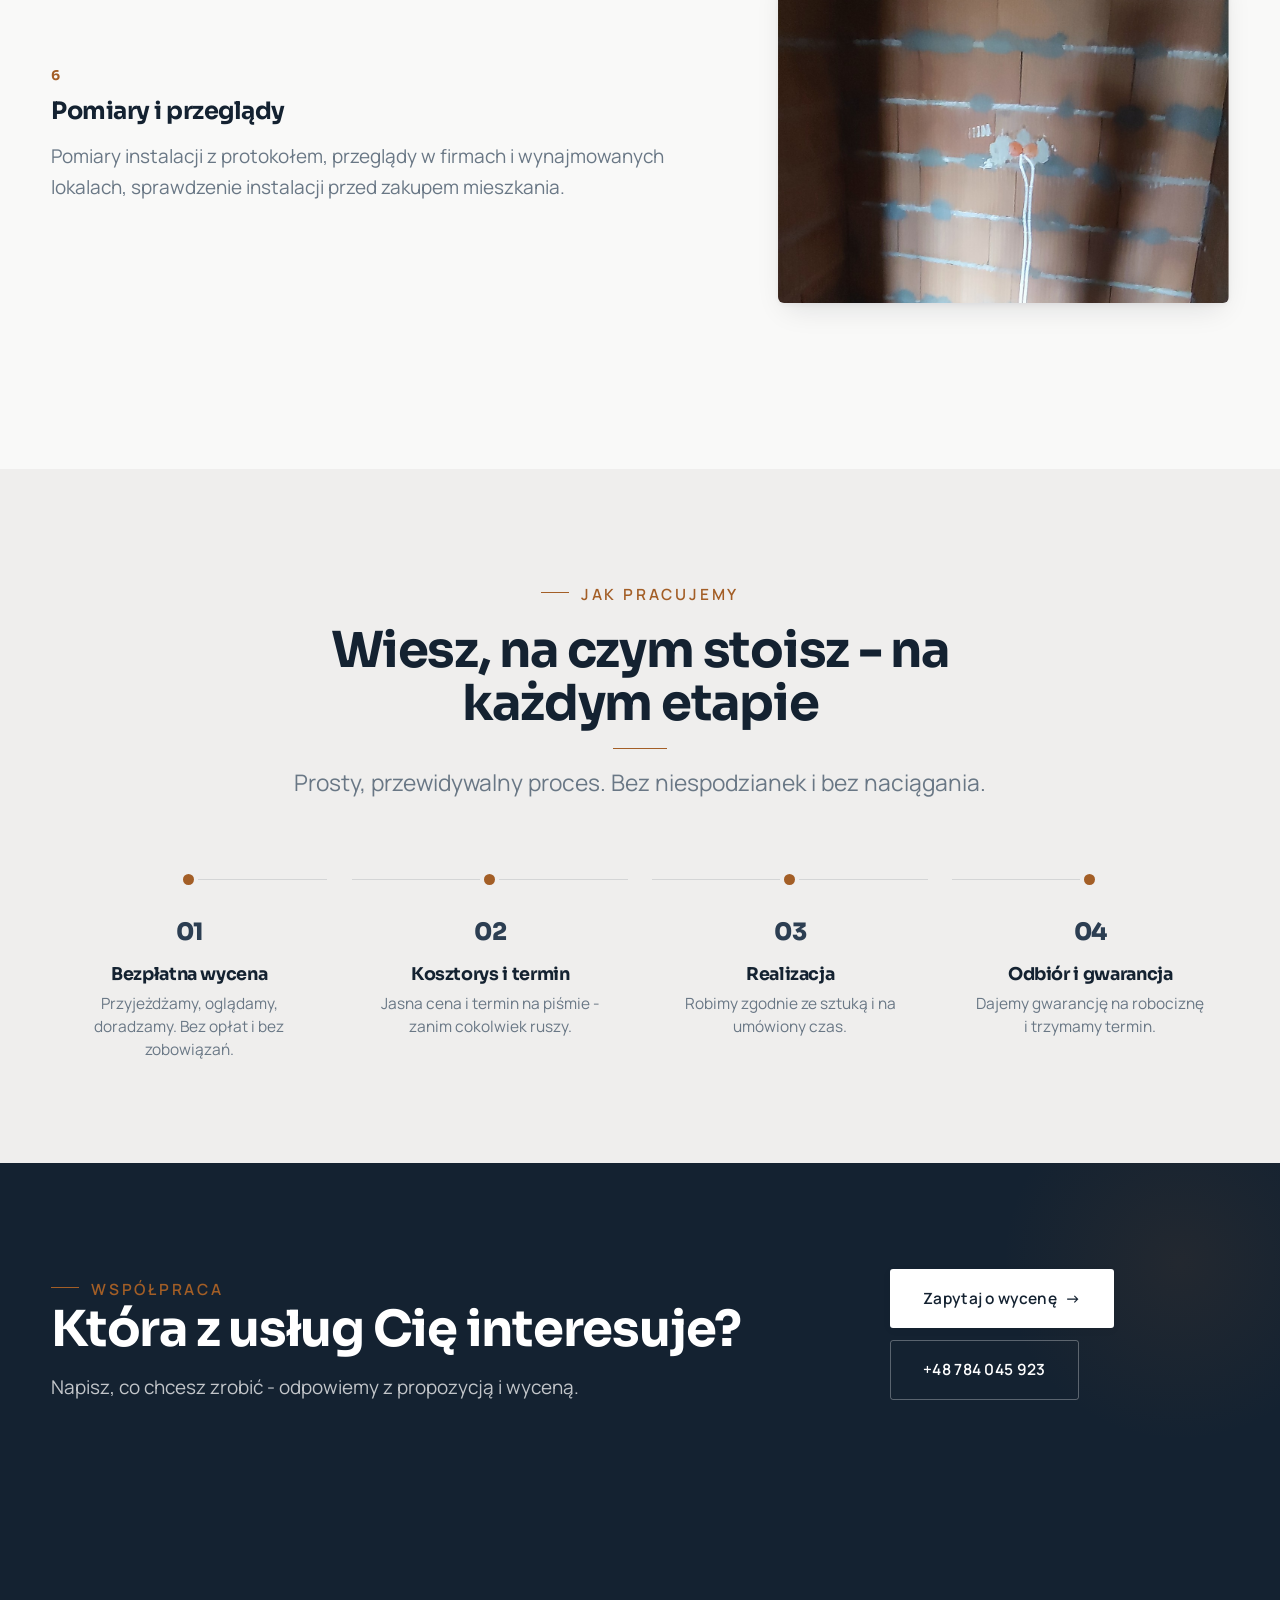
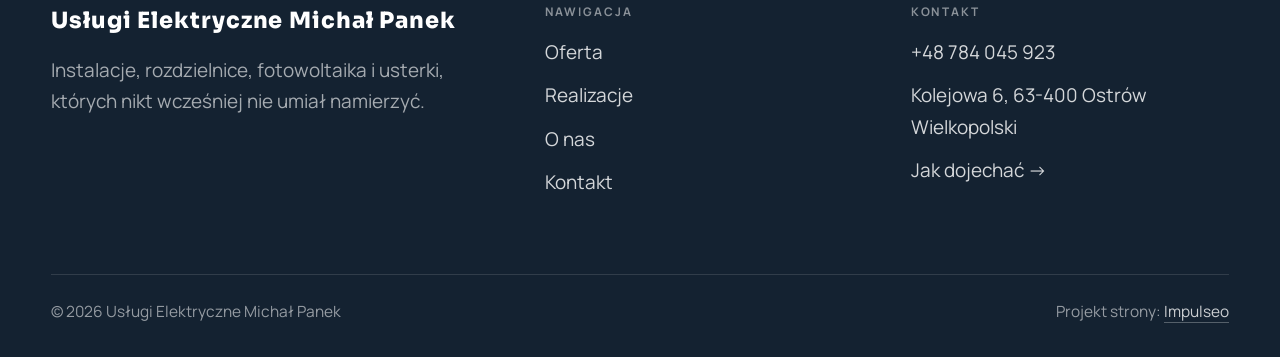
<file: oferta.html>
<!DOCTYPE html>
<html lang="pl">
<head>
<meta name="robots" content="noindex, nofollow">
<meta charset="UTF-8">
<meta name="viewport" content="width=device-width, initial-scale=1.0">
<title>Oferta - Usługi Elektryczne Michał Panek</title>
<meta name="description" content="Elektryk Ostrów Wielkopolski. Instalacje elektryczne w domach, mieszkaniach i firmach, rozdzielnice, fotowoltaika z magazynem energii, szukanie i usuwanie usterek, pomiary. Ocena 5,0 w Google. Telefon 784 045 923.">
<link rel="preconnect" href="https://fonts.googleapis.com">
<link rel="preconnect" href="https://fonts.gstatic.com" crossorigin>
<link href="https://fonts.googleapis.com/css2?family=Sora:wght@600;700;800&family=Manrope:wght@400;500;600&display=swap" rel="stylesheet">
<link rel="stylesheet" href="assets/styles.css">
</head>
<body>

<header class="nav">
  <div class="wrap nav-inner">
    <a class="brand brand-has-logo" href="index.html"><img class="brand-logo" src="img/logo.png" alt="Usługi Elektryczne Michał Panek"></a>
    <nav class="nav-links">
      <a href="oferta.html" class="active">Oferta</a>
      <a href="realizacje.html">Realizacje</a>
      <a href="o-nas.html">O nas</a>
      <a href="kontakt.html">Kontakt</a>
      <a href="tel:+48784045923" class="btn btn-accent">Zadzwoń +48 784 045 923</a>
    </nav>
    <button class="nav-toggle" aria-label="Menu"><span></span><span></span><span></span></button>
  </div>
</header>

<section class="pagehead">
  <img src="img/ph7.jpg" alt="Usługi Elektryczne Michał Panek - Zakres usług">
  <div class="wrap">
    <span class="eyebrow">Co robię</span>
    <h1>Zakres usług</h1>
    <p>Nowa budowa, remont mieszkania, hala czy nagła awaria wieczorem - zajmuję się tematem od pierwszego przewodu po sprawdzenie, czy wszystko działa. Powiedz, co się dzieje, a powiem, ile to potrwa i ile kosztuje.</p>
  </div>
</section>
<section>
  <div class="wrap">
    <div class="svc-row reveal">
      <div class="svc-row-art"><img src="img/g1.jpg" alt="Instalacje elektryczne od zera" loading="lazy"></div>
      <div>
        <span class="num">01</span>
        <h3>Instalacje elektryczne od zera</h3>
        <p class="muted">Nowe instalacje w domach, mieszkaniach i budynkach firmowych: rozprowadzenie przewodów, puszki, bruzdy, podejścia pod gniazda i oświetlenie, podłączenie i sprawdzenie.</p>
      </div>
    </div>
    <div class="svc-row rev reveal">
      <div class="svc-row-art"><img src="img/g4.jpg" alt="Fotowoltaika i magazyny energii" loading="lazy"></div>
      <div>
        <span class="num">02</span>
        <h3>Fotowoltaika i magazyny energii</h3>
        <p class="muted">Montaż paneli na domu i hali, podłączenie falownika, magazyn energii, konfiguracja i zgłoszenie do zakładu energetycznego.</p>
      </div>
    </div>
    <div class="svc-row reveal">
      <div class="svc-row-art"><img src="img/g7.jpg" alt="Szukanie i usuwanie usterek" loading="lazy"></div>
      <div>
        <span class="num">03</span>
        <h3>Szukanie i usuwanie usterek</h3>
        <p class="muted">Wybija bezpiecznik, gaśnie światło, gniazdko iskrzy? Namierzam przyczynę, a nie objaw. Przy pilnych sprawach staram się przyjechać tego samego dnia.</p>
      </div>
    </div>
    <div class="svc-row rev reveal">
      <div class="svc-row-art"><img src="img/g3.jpg" alt="Rozdzielnice i zabezpieczenia" loading="lazy"></div>
      <div>
        <span class="num">04</span>
        <h3>Rozdzielnice i zabezpieczenia</h3>
        <p class="muted">Składam i modernizuję rozdzielnice, dokładam wyłączniki różnicowoprądowe i ochronę przepięciową, porządkuję stare tablice licznikowe.</p>
      </div>
    </div>
    <div class="svc-row reveal">
      <div class="svc-row-art"><img src="img/g6.jpg" alt="Oświetlenie i osprzęt" loading="lazy"></div>
      <div>
        <span class="num">05</span>
        <h3>Oświetlenie i osprzęt</h3>
        <p class="muted">Punkty świetlne, taśmy i oprawy LED, lampy zewnętrzne z czujnikiem, wymiana gniazd i włączników. Równo, pewnie i pod wybrany osprzęt.</p>
      </div>
    </div>
    <div class="svc-row rev reveal">
      <div class="svc-row-art"><img src="img/g5.jpg" alt="Pomiary i przeglądy" loading="lazy"></div>
      <div>
        <span class="num">06</span>
        <h3>Pomiary i przeglądy</h3>
        <p class="muted">Pomiary instalacji z protokołem, przeglądy w firmach i wynajmowanych lokalach, sprawdzenie instalacji przed zakupem mieszkania.</p>
      </div>
    </div>
  </div>
</section>
<section class="proces">
  <div class="wrap">
    <div class="head center reveal">
      <span class="eyebrow">Jak pracujemy</span>
      <h2>Wiesz, na czym stoisz - na każdym etapie</h2>
      <p>Prosty, przewidywalny proces. Bez niespodzianek i bez naciągania.</p>
    </div>
    <ol class="proces-line">
      <li class="reveal"><span class="pno">01</span><h3>Bezpłatna wycena</h3><p>Przyjeżdżamy, oglądamy, doradzamy. Bez opłat i bez zobowiązań.</p></li>
      <li class="reveal"><span class="pno">02</span><h3>Kosztorys i termin</h3><p>Jasna cena i termin na piśmie - zanim cokolwiek ruszy.</p></li>
      <li class="reveal"><span class="pno">03</span><h3>Realizacja</h3><p>Robimy zgodnie ze sztuką i na umówiony czas.</p></li>
      <li class="reveal"><span class="pno">04</span><h3>Odbiór i gwarancja</h3><p>Dajemy gwarancję na robociznę i trzymamy termin.</p></li>
    </ol>
  </div>
</section>
<section class="cta">
  <div class="wrap">
    <div class="reveal">
      <span class="eyebrow">Współpraca</span>
      <h2>Która z usług Cię interesuje?</h2>
      <p>Napisz, co chcesz zrobić - odpowiemy z propozycją i wyceną.</p>
    </div>
    <div class="cta-actions reveal">
      <a href="kontakt.html" class="btn btn-light">Zapytaj o wycenę <span class="arr">→</span></a>
      <a href="tel:+48784045923" class="btn btn-ghost" style="color:#fff;border-color:rgba(255,255,255,.3)">+48 784 045 923</a>
    </div>
  </div>
</section>

<footer>
  <div class="wrap">
    <div class="foot-grid">
      <div class="foot-brand">
        <div class="name">Usługi Elektryczne Michał Panek</div>
        <p>Instalacje, rozdzielnice, fotowoltaika i usterki, których nikt wcześniej nie umiał namierzyć.</p>
      </div>
      <div class="foot-col">
        <h4>Nawigacja</h4>
        <a href="oferta.html">Oferta</a>
        <a href="realizacje.html">Realizacje</a>
        <a href="o-nas.html">O nas</a>
        <a href="kontakt.html">Kontakt</a>
      </div>
      <div class="foot-col">
        <h4>Kontakt</h4>
        <a href="tel:+48784045923">+48 784 045 923</a>
        <p>Kolejowa 6, 63-400 Ostrów Wielkopolski</p>
        <a href="https://www.google.com/maps?cid=12010095854912647122" target="_blank" rel="noopener">Jak dojechać →</a>
      </div>
    </div>
    <div class="foot-bot">
      <span>© 2026 Usługi Elektryczne Michał Panek</span>
      <span>Projekt strony: <a class="foot-credit" href="https://impulseo.pl" target="_blank" rel="noopener">Impulseo</a></span>
    </div>
  </div>
</footer>
<div class="sticky-call"><a class="sc-call" href="tel:+48784045923"><svg class="ico-tel" width="16" height="16" viewBox="0 0 24 24" fill="none" aria-hidden="true"><path d="M6.6 10.8a15.5 15.5 0 0 0 6.6 6.6l2.2-2.2a1 1 0 0 1 1-.24 11.4 11.4 0 0 0 3.6.58 1 1 0 0 1 1 1V20a1 1 0 0 1-1 1A17 17 0 0 1 3 4a1 1 0 0 1 1-1h3.5a1 1 0 0 1 1 1c0 1.25.2 2.46.58 3.6a1 1 0 0 1-.25 1l-2.23 2.2Z" fill="currentColor"/></svg> Zadzwoń</a><a class="sc-quote" href="kontakt.html">Bezpłatna wycena</a></div>

<script src="assets/main.js"></script>
</body>
</html>
</file>
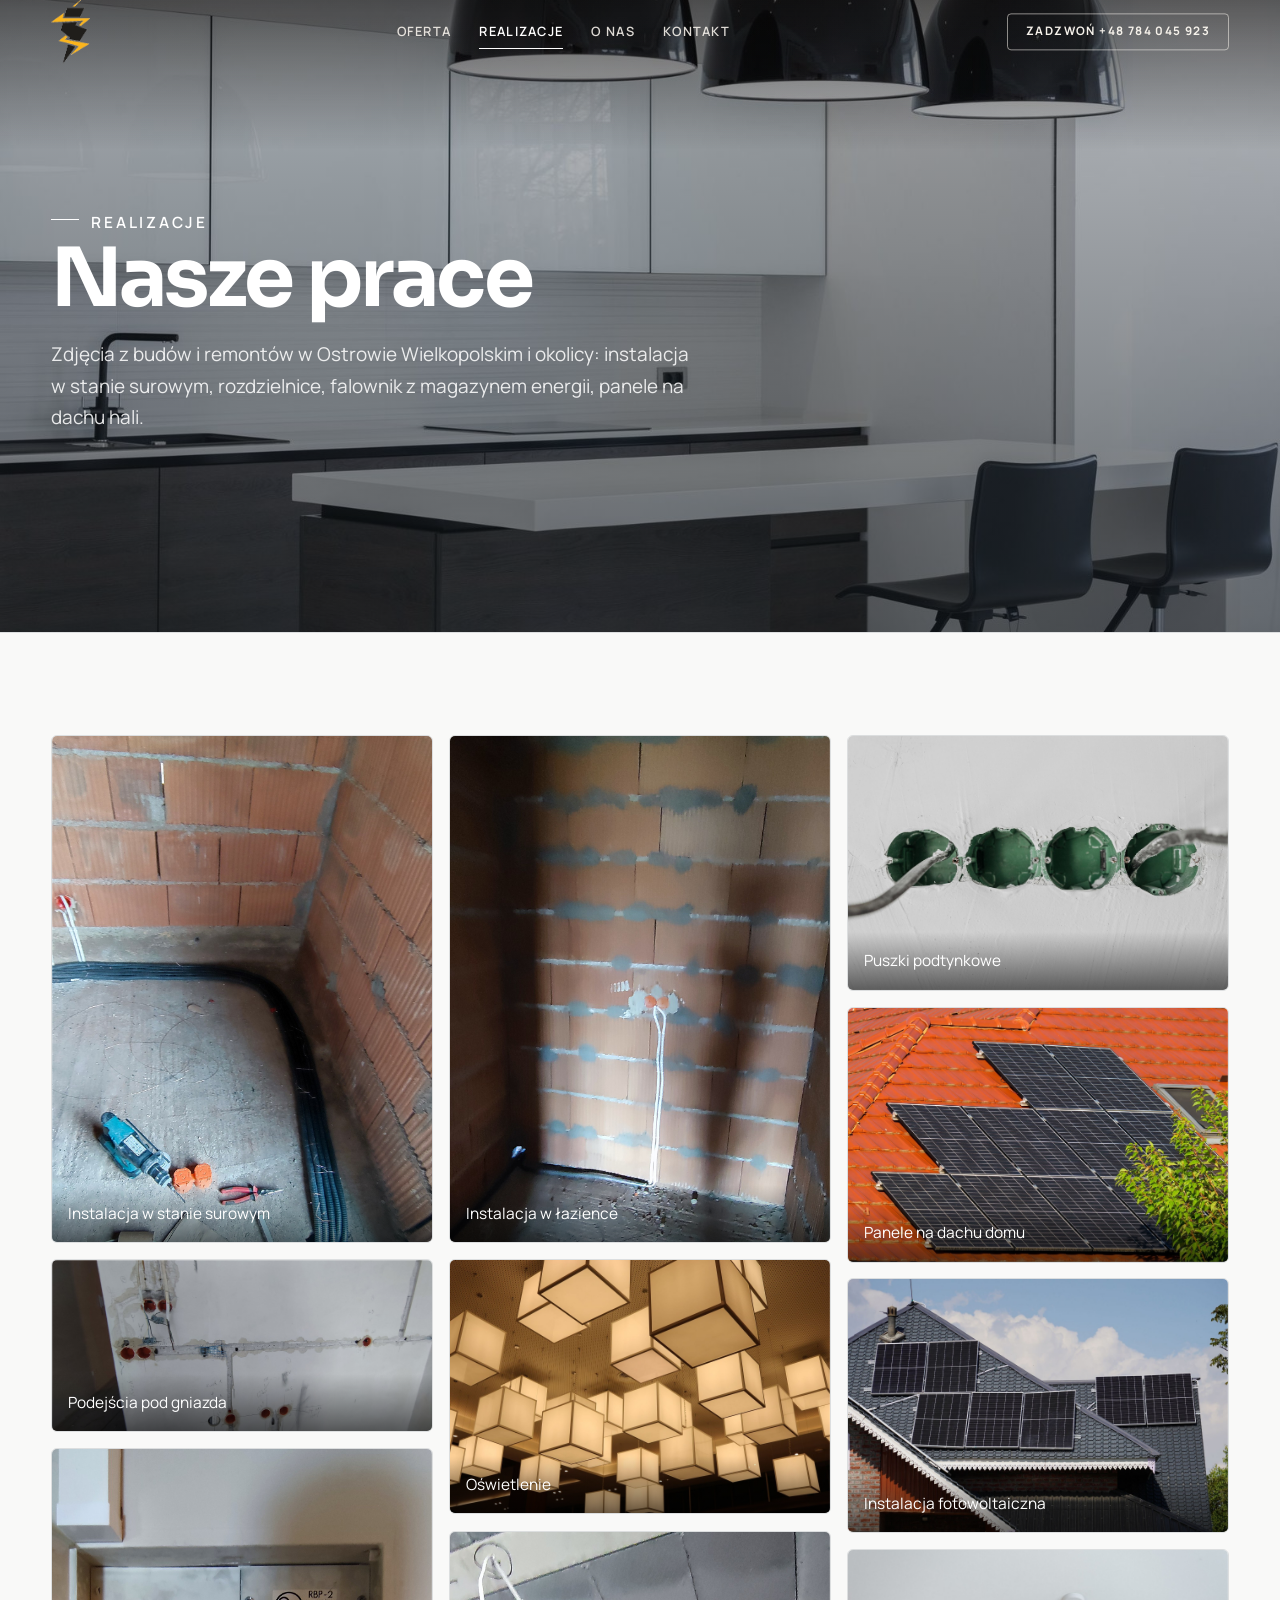
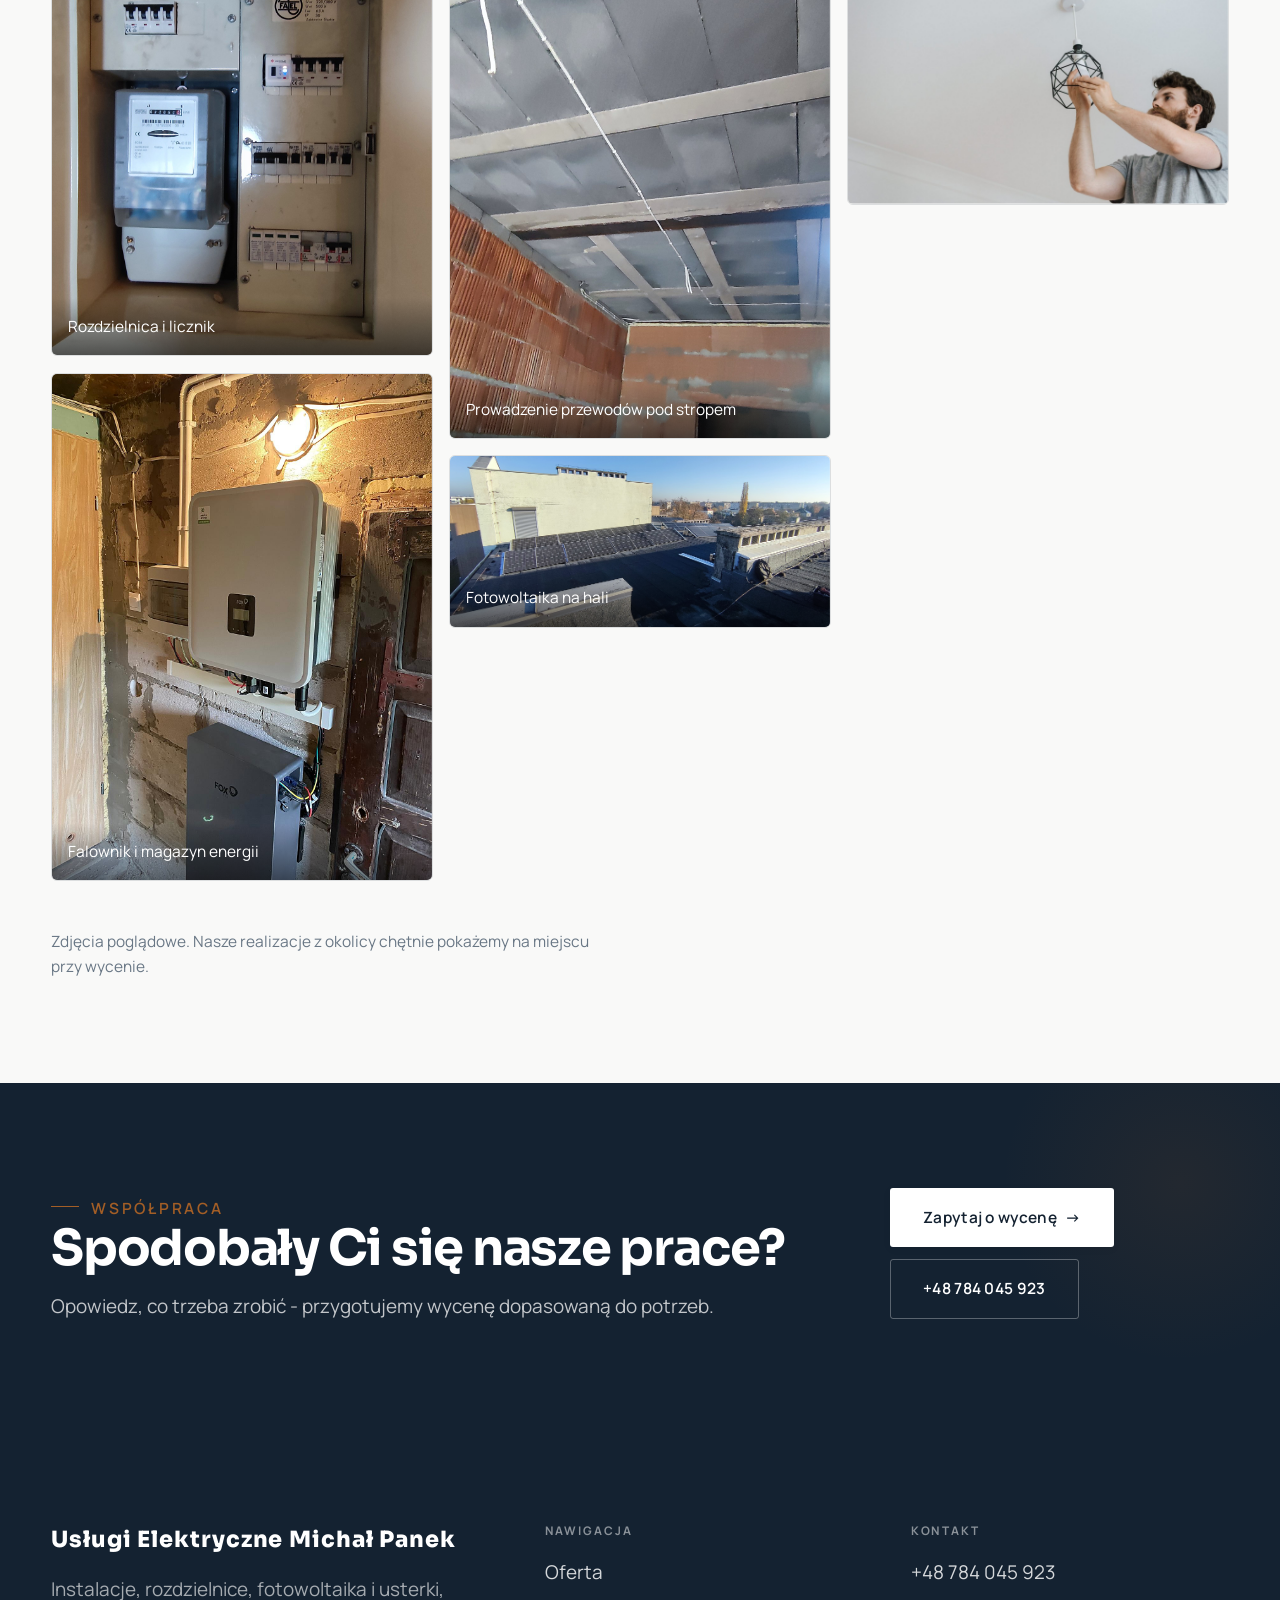
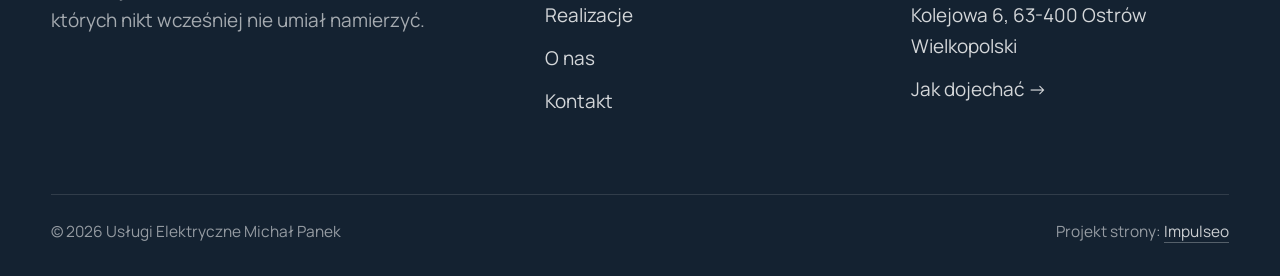
<file: realizacje.html>
<!DOCTYPE html>
<html lang="pl">
<head>
<meta name="robots" content="noindex, nofollow">
<meta charset="UTF-8">
<meta name="viewport" content="width=device-width, initial-scale=1.0">
<title>Realizacje - Usługi Elektryczne Michał Panek</title>
<meta name="description" content="Realizacje Usługi Elektryczne Michał Panek: Instalacja w stanie surowym, Podejścia pod gniazda, Rozdzielnica i licznik, Falownik i magazyn energii, Instalacja w łazience">
<link rel="preconnect" href="https://fonts.googleapis.com">
<link rel="preconnect" href="https://fonts.gstatic.com" crossorigin>
<link href="https://fonts.googleapis.com/css2?family=Sora:wght@600;700;800&family=Manrope:wght@400;500;600&display=swap" rel="stylesheet">
<link rel="stylesheet" href="assets/styles.css">
</head>
<body>

<header class="nav">
  <div class="wrap nav-inner">
    <a class="brand brand-has-logo" href="index.html"><img class="brand-logo" src="img/logo.png" alt="Usługi Elektryczne Michał Panek"></a>
    <nav class="nav-links">
      <a href="oferta.html">Oferta</a>
      <a href="realizacje.html" class="active">Realizacje</a>
      <a href="o-nas.html">O nas</a>
      <a href="kontakt.html">Kontakt</a>
      <a href="tel:+48784045923" class="btn btn-accent">Zadzwoń +48 784 045 923</a>
    </nav>
    <button class="nav-toggle" aria-label="Menu"><span></span><span></span><span></span></button>
  </div>
</header>

<section class="pagehead">
  <img src="img/ph1.jpg" alt="Usługi Elektryczne Michał Panek - Nasze prace">
  <div class="wrap">
    <span class="eyebrow">Realizacje</span>
    <h1>Nasze prace</h1>
    <p>Zdjęcia z budów i remontów w Ostrowie Wielkopolskim i okolicy: instalacja w stanie surowym, rozdzielnice, falownik z magazynem energii, panele na dachu hali.</p>
  </div>
</section>
<section>
  <div class="wrap">
    <div class="gallery-masonry">
      <figure class="m-tile reveal"><img src="img/g1.jpg" alt="Instalacja w stanie surowym" loading="lazy"><div class="cap">Instalacja w stanie surowym</div></figure>
      <figure class="m-tile reveal"><img src="img/g2.jpg" alt="Podejścia pod gniazda" loading="lazy"><div class="cap">Podejścia pod gniazda</div></figure>
      <figure class="m-tile reveal"><img src="img/g3.jpg" alt="Rozdzielnica i licznik" loading="lazy"><div class="cap">Rozdzielnica i licznik</div></figure>
      <figure class="m-tile reveal"><img src="img/g4.jpg" alt="Falownik i magazyn energii" loading="lazy"><div class="cap">Falownik i magazyn energii</div></figure>
      <figure class="m-tile reveal"><img src="img/g5.jpg" alt="Instalacja w łazience" loading="lazy"><div class="cap">Instalacja w łazience</div></figure>
      <figure class="m-tile reveal"><img src="img/g6.jpg" alt="Oświetlenie" loading="lazy"><div class="cap">Oświetlenie</div></figure>
      <figure class="m-tile reveal"><img src="img/g7.jpg" alt="Prowadzenie przewodów pod stropem" loading="lazy"><div class="cap">Prowadzenie przewodów pod stropem</div></figure>
      <figure class="m-tile reveal"><img src="img/g8.jpg" alt="Fotowoltaika na hali" loading="lazy"><div class="cap">Fotowoltaika na hali</div></figure>
      <figure class="m-tile reveal"><img src="img/g9.jpg" alt="Puszki podtynkowe" loading="lazy"><div class="cap">Puszki podtynkowe</div></figure>
      <figure class="m-tile reveal"><img src="img/g10.jpg" alt="Panele na dachu domu" loading="lazy"><div class="cap">Panele na dachu domu</div></figure>
      <figure class="m-tile reveal"><img src="img/g11.jpg" alt="Instalacja fotowoltaiczna" loading="lazy"><div class="cap">Instalacja fotowoltaiczna</div></figure>
      <figure class="m-tile reveal"><img src="img/about.jpg" alt="Usługi Elektryczne Michał Panek" loading="lazy"></figure>
    </div>
    <p class="muted reveal" style="margin-top:var(--space-7);font-size:var(--text-sm);max-width:62ch">Zdjęcia poglądowe. Nasze realizacje z okolicy chętnie pokażemy na miejscu przy wycenie.</p>
  </div>
</section>
<section class="cta">
  <div class="wrap">
    <div class="reveal">
      <span class="eyebrow">Współpraca</span>
      <h2>Spodobały Ci się nasze prace?</h2>
      <p>Opowiedz, co trzeba zrobić - przygotujemy wycenę dopasowaną do potrzeb.</p>
    </div>
    <div class="cta-actions reveal">
      <a href="kontakt.html" class="btn btn-light">Zapytaj o wycenę <span class="arr">→</span></a>
      <a href="tel:+48784045923" class="btn btn-ghost" style="color:#fff;border-color:rgba(255,255,255,.3)">+48 784 045 923</a>
    </div>
  </div>
</section>

<footer>
  <div class="wrap">
    <div class="foot-grid">
      <div class="foot-brand">
        <div class="name">Usługi Elektryczne Michał Panek</div>
        <p>Instalacje, rozdzielnice, fotowoltaika i usterki, których nikt wcześniej nie umiał namierzyć.</p>
      </div>
      <div class="foot-col">
        <h4>Nawigacja</h4>
        <a href="oferta.html">Oferta</a>
        <a href="realizacje.html">Realizacje</a>
        <a href="o-nas.html">O nas</a>
        <a href="kontakt.html">Kontakt</a>
      </div>
      <div class="foot-col">
        <h4>Kontakt</h4>
        <a href="tel:+48784045923">+48 784 045 923</a>
        <p>Kolejowa 6, 63-400 Ostrów Wielkopolski</p>
        <a href="https://www.google.com/maps?cid=12010095854912647122" target="_blank" rel="noopener">Jak dojechać →</a>
      </div>
    </div>
    <div class="foot-bot">
      <span>© 2026 Usługi Elektryczne Michał Panek</span>
      <span>Projekt strony: <a class="foot-credit" href="https://impulseo.pl" target="_blank" rel="noopener">Impulseo</a></span>
    </div>
  </div>
</footer>
<div class="sticky-call"><a class="sc-call" href="tel:+48784045923"><svg class="ico-tel" width="16" height="16" viewBox="0 0 24 24" fill="none" aria-hidden="true"><path d="M6.6 10.8a15.5 15.5 0 0 0 6.6 6.6l2.2-2.2a1 1 0 0 1 1-.24 11.4 11.4 0 0 0 3.6.58 1 1 0 0 1 1 1V20a1 1 0 0 1-1 1A17 17 0 0 1 3 4a1 1 0 0 1 1-1h3.5a1 1 0 0 1 1 1c0 1.25.2 2.46.58 3.6a1 1 0 0 1-.25 1l-2.23 2.2Z" fill="currentColor"/></svg> Zadzwoń</a><a class="sc-quote" href="kontakt.html">Bezpłatna wycena</a></div>

<script src="assets/main.js"></script>
</body>
</html>
</file>
<file: assets/styles.css>
/* ============================================================
   STOLBASZ — premium, architektoniczny B2B fit-out
   Jasna paleta, zero brązu. System wg premium-web-craft.
   Projekt strony: Impulseo (impulseo.pl)
   ============================================================ */

:root{
  /* PALETA — jasna, architektoniczna, chłodna */
  --paper:#f5f7fa;          /* główne tło */
  --paper-2:#e7edf3;        /* sekcje alternatywne (chłodny jasny szary) */
  --paper-3:#e7edf3;        /* delikatne wypełnienia */
  --ink:#142231;            /* tekst główny — chłodny grafit */
  --ink-soft:#2c3e52;       /* nagłówki drugorzędne */
  --muted:#697785;          /* tekst poboczny */
  --line:rgba(20,34,49,.12);/* hairline */
  --accent:#e8a00c;         /* stonowany petrol-slate — jedyny akcent */
  --accent-d:#c47f06;
  --accent-soft:rgba(232,160,12,.10);
  --dark:#142231;           /* sekcje ciemne (stopka/CTA) */

  /* ODSTĘPY — skala 4/8 */
  --space-1:4px; --space-2:8px; --space-3:12px; --space-4:16px; --space-5:24px;
  --space-6:32px; --space-7:48px; --space-8:64px; --space-9:96px; --space-10:128px;

  /* TYPOGRAFIA — fluid clamp() (skala podbita 16.07.2026: większe, czytelniejsze litery — uwaga Adama) */
  --text-sm:clamp(.9rem,.87rem + .12vw,1rem);
  --text-base:clamp(1.08rem,1.04rem + .18vw,1.2rem);
  --text-lg:clamp(1.24rem,1.15rem + .34vw,1.44rem);
  --text-h3:clamp(1.34rem,1.22rem + .55vw,1.66rem);
  --text-h2:clamp(2.1rem,1.66rem + 2.1vw,3.1rem);
  --text-h1:clamp(2.9rem,2.1rem + 4vw,5.1rem);

  /* PROMIENIE — architektoniczne, raczej ostre */
  --r-sm:3px; --r-md:6px; --r-lg:10px;

  /* RUCH */
  --ease:cubic-bezier(.25,.46,.45,.94); --dur:.24s;

  /* CIENIE — miękkie, warstwowe */
  --sh-sm:0 1px 2px rgba(16,24,32,.04), 0 2px 8px rgba(16,24,32,.05);
  --sh-md:0 2px 6px rgba(16,24,32,.05), 0 12px 28px -8px rgba(16,24,32,.12);
  --sh-lg:0 6px 14px rgba(16,24,32,.07), 0 26px 56px -18px rgba(16,24,32,.22);

  --hairline:1px solid var(--line);

  --font-display:'Sora','Manrope',sans-serif;
  --font-body:'Manrope',sans-serif;
}

*{box-sizing:border-box;margin:0;padding:0}
html{scroll-behavior:smooth}
body{
  font-family:var(--font-body);
  font-size:var(--text-base);
  line-height:1.65;
  color:var(--ink);
  background:var(--paper);
  -webkit-font-smoothing:antialiased;
  text-rendering:optimizeLegibility;
}
img{max-width:100%;display:block}
a{color:inherit;text-decoration:none}

.wrap{width:min(92%,1180px);margin-inline:auto}
section{padding-block:clamp(52px,6.5vw,96px)}

h1,h2,h3{font-family:var(--font-display);font-weight:700;line-height:1.08;letter-spacing:-.02em;color:var(--ink)}
h1{font-size:var(--text-h1);letter-spacing:-.035em}
h2{font-size:var(--text-h2);letter-spacing:-.025em}
h3{font-size:var(--text-h3)}
p{max-width:65ch}

.eyebrow{
  font-family:var(--font-body);
  font-size:var(--text-sm);
  font-weight:600;
  letter-spacing:.18em;
  text-transform:uppercase;
  color:var(--accent);
  display:inline-flex;align-items:center;gap:var(--space-3);
}
/* flex:none + margin-top = kreska trzyma się PIERWSZEJ linii. Wcześniej align-items:center
   centrowało ją względem całego bloku i przy zawinięciu (długi kicker typu
   „…WNĘTRZ · LESZNO · OD 2019") druga linia lądowała z brzydkim wcięciem. */
.eyebrow{align-items:flex-start}
.eyebrow>*,.eyebrow{text-wrap:balance}   /* dlugi kicker lamal sie na sierote typu samo „2019" w drugiej linii */
.eyebrow::before{content:"";width:28px;height:1px;background:var(--accent);display:inline-block;flex:none;margin-top:.62em}

.muted{color:var(--muted)}
.lead{font-size:var(--text-lg);line-height:1.55;color:var(--ink-soft);max-width:50ch}

/* ---------- BUTTONS ---------- */
.btn{
  display:inline-flex;align-items:center;gap:var(--space-2);
  font-weight:600;font-size:var(--text-sm);letter-spacing:.02em;
  padding:var(--space-4) var(--space-6);
  border-radius:var(--r-sm);
  transition:transform var(--dur) var(--ease),box-shadow var(--dur) var(--ease),background var(--dur) var(--ease);
  cursor:pointer;border:1px solid transparent;
}
.btn-accent{background:var(--accent);color:#fff;box-shadow:var(--sh-sm)}
.btn-accent:hover{background:var(--accent-d);transform:translateY(-2px);box-shadow:var(--sh-md)}
.btn-accent:active{transform:translateY(0);box-shadow:var(--sh-sm)}
.btn-ghost{background:transparent;color:var(--ink);border-color:var(--line)}
.btn-ghost:hover{border-color:var(--accent);color:var(--accent);transform:translateY(-2px)}
.btn-light{background:#fff;color:var(--ink);box-shadow:var(--sh-sm)}
.btn-light:hover{transform:translateY(-2px);box-shadow:var(--sh-md)}
.btn .arr{transition:transform var(--dur) var(--ease)}
.btn:hover .arr{transform:translateX(4px)}

/* ---------- NAV ---------- */
.nav{
  position:sticky;top:0;z-index:50;
  background:color-mix(in srgb,var(--paper) 88%,transparent);
  backdrop-filter:saturate(140%) blur(10px);
  border-bottom:var(--hairline);
}
.nav-inner{display:flex;align-items:center;justify-content:space-between;height:72px}
.brand{display:flex;flex-direction:column;line-height:1}
.brand .name{font-family:var(--font-display);font-weight:800;font-size:1.35rem;letter-spacing:.04em}
.brand .sub{font-size:.62rem;letter-spacing:.34em;text-transform:uppercase;color:var(--muted);margin-top:5px}
.nav-links{display:flex;align-items:center;gap:var(--space-6)}
.nav-links a{font-size:var(--text-sm);font-weight:500;color:var(--ink-soft);position:relative;padding-block:4px;transition:color var(--dur) var(--ease)}
.nav-links a::after{content:"";position:absolute;left:0;bottom:0;width:0;height:1.5px;background:var(--accent);transition:width var(--dur) var(--ease)}
.nav-links a:hover,.nav-links a.active{color:var(--ink)}
.nav-links a:hover::after,.nav-links a.active::after{width:100%}
.nav-links .btn{padding:var(--space-2) var(--space-5)}
/* przyciski w nav: właściwy kolor (przebij .nav-links a) + bez podkreślenia */
.nav-links a.btn-accent{color:#fff}
.nav-links a.btn-ghost,.nav-links a.btn-light{color:var(--ink)}
.nav-links a.btn::after{display:none}
.nav-toggle{display:none;background:none;border:none;cursor:pointer;flex-direction:column;gap:5px;padding:8px}
.nav-toggle span{width:24px;height:2px;background:var(--ink);transition:var(--dur)}

/* ---------- HERO (split) ---------- */
.hero{position:relative;overflow:hidden;border-bottom:var(--hairline)}
.hero-grid{display:grid;grid-template-columns:1.05fr .95fr;gap:clamp(24px,4vw,60px);align-items:center;
  padding-block:clamp(36px,4.5vw,64px)}
.hero-copy .eyebrow{margin-bottom:var(--space-5)}
.hero-copy h1{margin-bottom:var(--space-5)}
.hero-copy .lead{margin-bottom:var(--space-7)}
.hero-actions{display:flex;flex-wrap:wrap;gap:var(--space-4)}
.hero-art{position:relative;aspect-ratio:4/3;border-radius:var(--r-lg);overflow:hidden;box-shadow:var(--sh-lg)}
.hero-art img{width:100%;height:100%;object-fit:cover}
.hero-art::after{content:"";position:absolute;inset:0;background:linear-gradient(180deg,transparent 55%,rgba(18,24,28,.28))}
.hero-badge{position:absolute;left:var(--space-5);bottom:var(--space-5);z-index:2;
  background:rgba(252,252,251,.94);backdrop-filter:blur(4px);
  border-radius:var(--r-md);padding:var(--space-4) var(--space-5);box-shadow:var(--sh-md);max-width:78%}
.hero-badge strong{display:block;font-family:var(--font-display);font-size:1rem;letter-spacing:-.01em}
.hero-badge span{font-size:var(--text-sm);color:var(--muted)}

/* ---------- HERO duży / kinowy (strona główna) ---------- */
.hero-cine{position:relative;min-height:clamp(560px,82vh,840px);min-height:clamp(560px,82svh,840px);display:flex;align-items:center;overflow:hidden;border-bottom:var(--hairline)}
.hero-cine>img{position:absolute;inset:0;width:100%;height:100%;object-fit:cover;z-index:0}
.hero-cine::after{content:"";position:absolute;inset:0;z-index:1;
  background:linear-gradient(95deg,rgba(13,18,23,.86) 0%,rgba(13,18,23,.64) 32%,rgba(13,18,23,.24) 62%,rgba(13,18,23,.04) 100%)}
.hero-cine .wrap{position:relative;z-index:2;padding-block:var(--space-8)}
.hero-cine .hero-copy{max-width:660px}
.hero-cine .eyebrow{color:#fff;margin-bottom:var(--space-5)}
.hero-cine .eyebrow::before{background:#fff}
.hero-cine h1{color:#fff;margin-bottom:var(--space-5);font-size:clamp(2.9rem,2rem + 4.4vw,5.2rem);text-wrap:balance}
.hero-cine .lead{color:rgba(255,255,255,.92);max-width:48ch;margin-bottom:var(--space-7)}
.hero-cine .hero-actions{display:flex;flex-wrap:wrap;gap:var(--space-4)}
/* NISKIE OKNO (laptop z dokiem i paskami przeglądarki ma ~700-780 px wysokości widoku):
   H1 do 5.2rem + długi lead nie mieściły się i przyciski wypadały POD krawędź ekranu -
   klient widział stronę bez ani jednego CTA. Skalujemy w dół, zamiast przycinać treść. */
@media(min-width:821px) and (max-height:820px){
  .hero-cine{min-height:clamp(520px,94svh,780px)}
  .hero-cine .wrap{padding-block:var(--space-6)}
  .hero-cine h1{font-size:clamp(2.2rem,1.5rem + 2.6vw,3.6rem);margin-bottom:var(--space-4)}
  .hero-cine .eyebrow{margin-bottom:var(--space-4)}
  .hero-cine .lead{margin-bottom:var(--space-5);max-width:44ch}
}
@media(max-width:680px){
  .hero-cine{min-height:clamp(520px,76vh,640px);min-height:clamp(520px,76svh,640px);align-items:flex-end}
  .hero-cine::after{background:linear-gradient(0deg,rgba(13,18,23,.9) 6%,rgba(13,18,23,.45) 55%,rgba(13,18,23,.25) 100%)}
  .hero-cine .wrap{padding-bottom:var(--space-9)}
  /* TELEFON (~90% oglądających): lead potrafił zająć 8 linii i zepchnąć CTA poza pierwszy ekran.
     Zwężamy interlinię i skalę - treści nie ucinamy, bo to ona sprzedaje. */
  .hero-cine .lead{font-size:.98rem;line-height:1.5;margin-bottom:var(--space-5)}
  .hero-cine .eyebrow{font-size:.72rem;letter-spacing:.13em;margin-bottom:var(--space-4)}
  .hero-cine .eyebrow::before{width:20px}
  .hero-cine h1{margin-bottom:var(--space-4)}
}

/* full-bleed hero variant (podstrony) */
.pagehead{position:relative;min-height:46vh;min-height:46svh;display:flex;align-items:flex-end;overflow:hidden;border-bottom:var(--hairline)}
.pagehead img{position:absolute;inset:0;width:100%;height:100%;object-fit:cover}
.pagehead::after{content:"";position:absolute;inset:0;background:linear-gradient(180deg,rgba(18,24,28,.25),rgba(18,24,28,.62))}
.pagehead .wrap{position:relative;z-index:2;padding-block:var(--space-9);color:#fff}
.pagehead h1{color:#fff;max-width:18ch}
.pagehead .eyebrow{color:#fff}
.pagehead .eyebrow::before{background:#fff}
.pagehead p{color:rgba(255,255,255,.86);margin-top:var(--space-4);max-width:54ch}

/* ---------- STRIP (pasek skrótów / liczby) ---------- */
.strip{background:var(--dark);color:#fff}
.strip .wrap{display:grid;grid-template-columns:repeat(4,1fr);gap:var(--space-6);padding-block:var(--space-8)}
.strip .item .k{font-family:var(--font-display);font-size:clamp(1.6rem,1.2rem + 1.4vw,2.4rem);font-weight:800;letter-spacing:-.02em;color:#fff}
.strip .item .v{font-size:var(--text-sm);color:rgba(255,255,255,.66);margin-top:var(--space-2);line-height:1.45}
.strip .item{border-left:2px solid var(--accent);padding-left:var(--space-5)}

/* ---------- SECTION HEAD ---------- */
.head{max-width:48rem;margin-bottom:var(--space-8)}
.head.center{margin-inline:auto;text-align:center}
.head .eyebrow{margin-bottom:var(--space-4)}
.head h2{margin-bottom:var(--space-4)}
.head p{color:var(--muted);font-size:var(--text-lg);line-height:1.55}
.head.center p{margin-inline:auto}

/* ---------- INTRO SPLIT ---------- */
.split{display:grid;grid-template-columns:.92fr 1.08fr;gap:clamp(28px,5vw,80px);align-items:center}
.split.rev{grid-template-columns:1.08fr .92fr}
.split.rev .split-art{order:-1}
.split-art{position:relative;aspect-ratio:5/4;border-radius:var(--r-lg);overflow:hidden;box-shadow:var(--sh-lg)}
.split-art img{width:100%;height:100%;object-fit:cover}
.split-copy h2{margin-bottom:var(--space-5)}
.split-copy p+p{margin-top:var(--space-4)}
.split-copy .btn{margin-top:var(--space-6)}

/* ---------- SERVICES (zakres) ---------- */
.svc-grid{display:grid;grid-template-columns:repeat(auto-fit,minmax(280px,1fr));gap:var(--space-5)}
.svc{background:#fff;border:var(--hairline);border-radius:var(--r-md);padding:var(--space-7) var(--space-6);
  transition:transform var(--dur) var(--ease),box-shadow var(--dur) var(--ease),border-color var(--dur) var(--ease);
  position:relative;overflow:hidden}
.svc::before{content:"";position:absolute;left:0;top:0;width:3px;height:0;background:var(--accent);transition:height var(--dur) var(--ease)}
.svc:hover{transform:translateY(-4px);box-shadow:var(--sh-md);border-color:transparent}
.svc:hover::before{height:100%}
.svc .ic{font-family:var(--font-display);font-size:.8rem;font-weight:700;letter-spacing:.12em;color:var(--accent);margin-bottom:var(--space-4)}
.svc h3{margin-bottom:var(--space-3);font-size:1.22rem}
.svc p{color:var(--muted);font-size:var(--text-base);line-height:1.6}

/* big detailed service rows */
.svc-row{display:grid;grid-template-columns:.8fr 1.2fr;gap:clamp(20px,4vw,60px);align-items:center;padding-block:var(--space-8)}
.svc-row+.svc-row{border-top:var(--hairline)}
.svc-row.rev{grid-template-columns:1.2fr .8fr}
/* Naprzemienny układ wierszy oferty: co drugi wiersz ma zdjęcie po PRAWEJ.
   Było `order:-1` — martwy kod, bo zdjęcie i tak jest pierwszym dzieckiem w HTML,
   więc wszystkie wiersze wyglądały identycznie (zdjęcie zawsze z lewej), a `rev`
   zmieniało tylko szerokość kolumn. Znalezione 29.07.2026 przy różnicowaniu kierunków
   animacji (pomiar pozycji: art.mid 390/502 przy row.mid 756 — zawsze lewa strona). */
.svc-row.rev .svc-row-art{order:2}
.svc-row-art{aspect-ratio:4/3;border-radius:var(--r-md);overflow:hidden;box-shadow:var(--sh-md)}
.svc-row-art img{width:100%;height:100%;object-fit:cover}
.svc-row h3{font-size:1.5rem;margin-bottom:var(--space-4)}
.svc-row .num{font-family:var(--font-display);font-size:.85rem;font-weight:700;letter-spacing:.14em;color:var(--accent);display:block;margin-bottom:var(--space-3)}
.svc-row ul{list-style:none;margin-top:var(--space-4);display:flex;flex-direction:column;gap:var(--space-2)}
.svc-row li{position:relative;padding-left:var(--space-5);color:var(--muted);font-size:var(--text-base)}
.svc-row li::before{content:"";position:absolute;left:0;top:.62em;width:8px;height:1px;background:var(--accent)}

/* ---------- GALLERY (realizacje) ---------- */
.gallery{display:grid;grid-template-columns:repeat(12,1fr);gap:var(--space-4);grid-auto-rows:200px}
/* GALERIA MASONRY — pionowe zdjęcia (portrety beauty/wellness) bez przycinania: kolumny, height auto */
.gallery-masonry{column-count:3;column-gap:var(--space-4)}
@media(max-width:900px){.gallery-masonry{column-count:2}}
@media(max-width:560px){.gallery-masonry{column-count:1}}
.gallery-masonry .m-tile{break-inside:avoid;margin:0 0 var(--space-4);padding:0;position:relative;overflow:hidden;border-radius:var(--r-md);border:1px solid var(--line)}
.gallery-masonry .m-tile img{width:100%;height:auto;display:block}
.gallery-masonry .m-tile .cap{position:absolute;left:0;right:0;bottom:0;padding:var(--space-4);color:#fff;background:linear-gradient(0deg,rgba(0,0,0,.55),transparent);font-size:var(--text-sm)}
.gallery-masonry .m-tile .cap small{display:block;font-weight:400;opacity:.78;letter-spacing:.04em;text-transform:uppercase;font-size:.66rem;margin-top:3px}
.tile{position:relative;overflow:hidden;border-radius:var(--r-md);box-shadow:var(--sh-sm);
  transition:transform var(--dur) var(--ease),box-shadow var(--dur) var(--ease)}
.tile img{width:100%;height:100%;object-fit:cover;transition:transform .6s var(--ease)}
.tile:hover{box-shadow:var(--sh-md)}
.tile:hover img{transform:scale(1.05)}
.tile .cap{position:absolute;left:0;right:0;bottom:0;padding:var(--space-5) var(--space-4) var(--space-4);
  background:linear-gradient(transparent,rgba(18,24,28,.78));color:#fff;
  font-size:var(--text-sm);font-weight:600;letter-spacing:.01em;
  opacity:0;transform:translateY(8px);transition:var(--dur) var(--ease)}
.tile:hover .cap{opacity:1;transform:translateY(0)}
.tile .cap small{display:block;font-weight:400;opacity:.78;letter-spacing:.04em;text-transform:uppercase;font-size:.66rem;margin-top:3px}
/* bento spans */
.t-wide{grid-column:span 6}
.t-tall{grid-column:span 6;grid-row:span 2}
.t-std{grid-column:span 6}
.t-third{grid-column:span 4}
.t-two3{grid-column:span 8}

/* ---------- TRUST / WIARYGODNOŚĆ ---------- */
.trust{background:var(--paper-2)}
.trust-grid{display:grid;grid-template-columns:repeat(auto-fit,minmax(240px,1fr));gap:var(--space-5);margin-top:var(--space-7)}
.trust-card{background:#fff;border-radius:var(--r-md);padding:var(--space-7) var(--space-6);box-shadow:var(--sh-sm);border-top:3px solid var(--accent)}
.trust-card .big{font-family:var(--font-display);font-size:clamp(1.8rem,1.3rem + 1.6vw,2.6rem);font-weight:800;letter-spacing:-.02em;color:var(--ink);line-height:1}
.trust-card h3{font-size:1.12rem;margin:var(--space-3) 0 var(--space-2)}
.trust-card p{color:var(--muted);font-size:var(--text-base);line-height:1.55}

/* ---------- CTA band ---------- */
.cta{background:var(--dark);color:#fff;position:relative;overflow:hidden}
.cta .wrap{display:grid;grid-template-columns:1.4fr .6fr;gap:var(--space-7);align-items:center;position:relative;z-index:2}
.cta h2{color:#fff;max-width:20ch}
.cta p{color:rgba(255,255,255,.74);margin-top:var(--space-4)}
.cta-actions{display:flex;flex-direction:column;gap:var(--space-3);align-items:flex-start}
.cta::before{content:"";position:absolute;right:-80px;top:-80px;width:360px;height:360px;border-radius:50%;
  background:radial-gradient(circle,var(--accent-soft),transparent 70%)}

/* ---------- CONTACT ---------- */
.contact-grid{display:grid;grid-template-columns:.85fr 1.15fr;gap:clamp(28px,4vw,56px);align-items:start}
.info-list{display:flex;flex-direction:column;gap:var(--space-2)}
.info-row{display:flex;gap:var(--space-4);align-items:flex-start;padding-block:var(--space-4);border-bottom:var(--hairline)}
.info-row .ic{flex:none;width:42px;height:42px;display:grid;place-items:center;border-radius:50%;
  background:var(--accent-soft);color:var(--accent);font-size:1.05rem}
.info-row .lbl{font-size:.72rem;letter-spacing:.14em;text-transform:uppercase;color:var(--muted)}
.info-row .val{font-weight:600;font-size:var(--text-base);margin-top:2px}
.info-row a.val:hover{color:var(--accent)}
.map{border:none;border-radius:var(--r-lg);box-shadow:var(--sh-md);width:100%;height:100%;min-height:380px;filter:grayscale(.2) contrast(1.02)}
.form{background:#fff;border:var(--hairline);border-radius:var(--r-lg);padding:clamp(24px,3vw,40px);box-shadow:var(--sh-sm)}
.form .fld{margin-bottom:var(--space-5)}
.form label{display:block;font-size:var(--text-sm);font-weight:600;margin-bottom:var(--space-2)}
.form input,.form textarea{width:100%;font-family:inherit;font-size:var(--text-base);color:var(--ink);
  padding:var(--space-4);border:var(--hairline);border-radius:var(--r-sm);background:var(--paper);transition:border-color var(--dur)}
.form input:focus,.form textarea:focus{outline:none;border-color:var(--accent);background:#fff}
.form textarea{resize:vertical;min-height:120px}
.form .note{font-size:var(--text-sm);color:var(--muted);margin-top:var(--space-3)}

/* ---------- FOOTER ---------- */
footer{background:var(--dark);color:#fff;padding-block:var(--space-9) var(--space-6)}
.foot-grid{display:grid;grid-template-columns:1.4fr 1fr 1fr;gap:var(--space-7);margin-bottom:var(--space-8)}
.foot-brand .name{font-family:var(--font-display);font-weight:800;font-size:1.4rem;letter-spacing:.04em}
.foot-brand p{color:rgba(255,255,255,.62);margin-top:var(--space-4);font-size:var(--text-base);max-width:38ch}
.foot-col h4{font-size:.74rem;letter-spacing:.16em;text-transform:uppercase;color:rgba(255,255,255,.5);margin-bottom:var(--space-4)}
.foot-col a,.foot-col p{display:block;color:rgba(255,255,255,.82);font-size:var(--text-base);margin-bottom:var(--space-3)}
.foot-col a:hover{color:#fff}
.foot-bot{border-top:1px solid rgba(255,255,255,.12);padding-top:var(--space-5);display:flex;justify-content:space-between;flex-wrap:wrap;gap:var(--space-3);
  font-size:var(--text-sm);color:rgba(255,255,255,.55)}
.foot-bot a:hover{color:#fff}

/* ---------- REVEAL ---------- */
.reveal{opacity:0;transform:translateY(22px);transition:opacity .6s var(--ease),transform .6s var(--ease)}
.reveal.in{opacity:1;transform:none}

/* ---------- RESPONSIVE ---------- */
@media(max-width:920px){
  .hero-grid,.split,.split.rev,.svc-row,.svc-row.rev,.cta .wrap,.contact-grid,.foot-grid{grid-template-columns:1fr}
  .split.rev .split-art,.svc-row.rev .svc-row-art{order:0}
  .hero-art{aspect-ratio:16/10;max-height:420px}
  .strip .wrap{grid-template-columns:repeat(2,1fr);gap:var(--space-7)}
  .gallery{grid-auto-rows:180px}
  .t-wide,.t-tall,.t-std,.t-third,.t-two3{grid-column:span 6}
  .t-tall{grid-row:span 1}
  .cta-actions{flex-direction:row;flex-wrap:wrap}
  .foot-grid{gap:var(--space-6)}
}
@media(max-width:680px){
  .nav-links{position:fixed;inset:72px 0 auto 0;background:var(--paper);flex-direction:column;align-items:stretch;
    gap:0;padding:var(--space-4) 6%;border-bottom:var(--hairline);box-shadow:var(--sh-md);
    transform:translateY(-120%);transition:transform var(--dur) var(--ease)}
  .nav-links.open{transform:translateY(0)}
  .nav-links a{padding-block:var(--space-4);border-bottom:var(--hairline)}
  .nav-links .btn{margin-top:var(--space-3);justify-content:center}
  .nav-toggle{display:flex}
  .strip .wrap{grid-template-columns:1fr}
  .gallery{grid-template-columns:repeat(6,1fr)}
  .foot-grid{grid-template-columns:1fr}
}
@media(prefers-reduced-motion:reduce){
  *{animation-duration:.01ms!important;transition:none!important}
  .reveal{opacity:1!important;transform:none!important}
  html{scroll-behavior:auto}
}

/* ============================================================
   PREMIUM LAYER — destylat deep-researchu branż (anty-AI, spokój).
   Zmienne STOLBASZ (--accent/--ink/--paper/--line/--dark). Ruch ledwo
   zauważalny, krzywa cubic-bezier(.16,.84,.44,1); prefers-reduced-motion
   pokryte blanketem wyżej. Karty hairline zamiast cieni = #1 sygnał „nie-AI".
   ============================================================ */

/* więcej oddechu między sekcjami (liderzy: 110-130px) */
section{padding-block:clamp(64px,8vw,128px)}

/* 1) Aksamitny reveal — dłuższa, miękka krzywa zamiast „skoku" */
.reveal{transition:opacity .9s cubic-bezier(.16,.84,.44,1),transform .9s cubic-bezier(.16,.84,.44,1);will-change:opacity,transform}
/* stagger TYLKO w galerii (tam pozycja = porządek dzieci) */
.gallery .reveal:nth-child(2){transition-delay:.07s}
.gallery .reveal:nth-child(3){transition-delay:.14s}
.gallery .reveal:nth-child(4){transition-delay:.21s}
.gallery .reveal:nth-child(5){transition-delay:.28s}
.gallery .reveal:nth-child(6){transition-delay:.35s}

/* 2) Hero STATYCZNY na .hero-cine — Ken Burns CAŁKIEM WYŁĄCZONY 26.06 (3. zgłoszenie Szymona).
   GENEZA: animowanie scale na <img> hero z teksturami (cegły/framugi) re-samplinguje obraz
   klatka po klatce → na części ekranów drobne drganie/shimmer = „heroshot się trzęsie".
   translateY usunięto wcześniej, scale-only + will-change/GPU NIE wystarczyły do GWARANCJI gładkości.
   Krzysztof zażądał pewności („make sure, że błąd się nie pojawi") > efekt. Zero animacji = 0% drgania.
   Delikatny zoom zostaje TYLKO w pełnoekranowych hero gastro/studio (hg-bg/hs-bg — tło, inny
   mechanizm, chwalone, nigdy nie zgłaszane). NIE wracać do KB na .hero-cine bez realnego testu
   na sprzęcie klienta — to ryzyko regresji „trzęsienia”. */
/* BEZPIECZNY "wow" na hero = jednorazowy FADE-IN (opacity), nie zoom.
   opacity nie dotyka bitmapy → gładkie na KAŻDYM zdjęciu/ekranie/GPU, zero ryzyka migotania.
   Geometryczny ruch (scale/translate) na .hero-cine jest ZAKAZANY (bramka pilnuje). */
@keyframes heroFade{from{opacity:0}to{opacity:1}}
.hero-cine>img{transform:none;animation:heroFade 1.1s ease-out both}

/* 3) Akcentowy hairline pod nagłówkiem sekcji, który „rysuje się" przy wejściu */
.head h2{position:relative;padding-bottom:18px}
.head h2::after{content:"";position:absolute;left:0;bottom:0;height:1px;width:0;background:var(--accent);transition:width 1s cubic-bezier(.16,.84,.44,1) .15s}
.head.center h2::after{left:50%;transform:translateX(-50%)}
.head.reveal.in h2::after,.head.center.reveal.in h2::after{width:54px}

/* 4) Karty HAIRLINE zamiast cieni/zaokrągleń (najmocniejszy anty-AI detal) */
.svc{background:transparent;border:1px solid var(--line);border-radius:var(--r-sm);box-shadow:none}
.svc:hover{box-shadow:none;border-color:var(--accent);transform:translateY(-3px)}
.trust-card{background:transparent;box-shadow:none;border:1px solid var(--line);border-top:2px solid var(--accent);border-radius:var(--r-sm)}
.tile{box-shadow:none;border-radius:var(--r-sm)}
.tile:hover{box-shadow:none}

/* 5) Sticky-nav kondensuje się po przewinięciu (sygnał dopracowania) */
.nav{transition:box-shadow .4s ease,background .4s ease}
.nav.is-stuck{box-shadow:0 1px 0 var(--line),0 14px 30px -24px rgba(0,0,0,.45)}
.nav-inner{transition:height .35s var(--ease)}
.nav.is-stuck .nav-inner{height:60px}

/* 6) MANIFESTO — pełnoekranowy cytat-bohater (zastępuje generyczne „Dlaczego my") */
.manifesto{background:var(--paper-2);text-align:center}
.manifesto .wrap{max-width:60rem}
.manifesto p{font-family:var(--font-display);font-style:italic;font-size:clamp(1.6rem,1rem + 2.4vw,2.8rem);line-height:1.32;color:var(--ink-soft);margin-inline:auto;max-width:26ch;position:relative;padding-top:var(--space-8)}
.manifesto p::before{content:"";position:absolute;top:0;left:50%;transform:translateX(-50%);width:54px;height:1px;background:var(--accent)}
.manifesto p span{color:var(--accent);font-style:italic}

/* 7) GATEWAYS — 3 duże bramy-zdjęcia (zamiast paska menu usług) */
.gateways{display:grid;grid-template-columns:repeat(3,1fr);gap:var(--space-4)}
.gateway{position:relative;aspect-ratio:3/4;overflow:hidden;border-radius:var(--r-sm);display:block}
.gateway img{width:100%;height:100%;object-fit:cover;transition:transform .8s var(--ease),filter .5s var(--ease)}
.gateway::after{content:"";position:absolute;inset:0;background:linear-gradient(180deg,transparent 38%,rgba(18,24,28,.74))}
.gateway:hover img{transform:scale(1.05);filter:brightness(1.05)}
.gateway .g-ttl{position:absolute;left:0;right:0;bottom:0;z-index:2;padding:var(--space-6) var(--space-5);color:#fff;font-family:var(--font-display);font-size:1.45rem;letter-spacing:-.01em;line-height:1.15}
.gateway .g-ttl small{display:block;font-family:var(--font-body);font-size:var(--text-sm);font-weight:400;opacity:.82;letter-spacing:.03em;margin-top:5px}
@media(max-width:760px){.gateways{grid-template-columns:1fr}.gateway{aspect-ratio:16/10}}

/* 8) LOGO klienta w nagłówku (gdy podane --logo) */
/* 52px domyślnie (feedback Bartka 06.07.2026: 40px ginęło, uwaga padła 3x; ~56px sprawdzone na żywym demie anna-borowiec-makeup) */
.brand-logo{height:64px;width:auto;max-width:300px;object-fit:contain;display:block}
.nav.is-stuck .brand-logo{height:52px}
@media(max-width:680px){.brand-logo{height:46px;max-width:210px}}


/* === RWD: nagłówki na wąskich ekranach (dodane 17.07.2026 razem z fixem clamp) ===
   Po przywróceniu działania clamp() dolna granica --text-h1 (2.9rem) rozpychała
   dokument przy długich polskich słowach na telefonach. Tu ją zjeżdżamy. */
@media (max-width:560px){
  :root{
    --text-h1:clamp(1.9rem, 1.15rem + 4.4vw, 2.7rem);
    --text-h2:clamp(1.5rem, 1rem + 3vw, 2.1rem);
  }
  .hero-cine h1{font-size:clamp(1.9rem, 1.15rem + 4.4vw, 2.7rem)}
  h1,h2{overflow-wrap:break-word}
}

/* GODZINY (godziny_grid z briefu) — dzień po lewej, godziny po prawej. Wcześniej BRAK stylu
   powodował sklejenie "Poniedziałek-Piątek8:00-20:00" (dodane 2026-07-21). Neutralne dla dem bez grafiku. */
.godz{display:flex;flex-direction:column;gap:2px;max-width:440px;margin-top:8px}
.godz-row{display:flex;justify-content:space-between;align-items:baseline;gap:24px;padding:10px 0;border-bottom:1px solid var(--line)}
.godz-row:last-child{border-bottom:0}
.godz-row b{font-weight:600;color:var(--ink)}
.godz-row span{color:var(--muted);white-space:nowrap}

/* === rodzina: fachowcy === */
/* ============================================================
   RODZINA: FACHOWCY (hydraulik/elektryk/remont/brukarstwo/ogrodzenia)
   Doklejane NA WIERZCH base.css. Dziedziczy paletę/fonty skórki (trade/elektryk).
   Filozofia: telefon-bohater + zaufanie + „bezpłatna wycena". Spokój, nie krzyk.
   (count-up i podwójny iframe mapy świadomie pominięte - krytyka blueprintu.)
   ============================================================ */

/* --- PROCES - oś „jak pracujemy" (podpis rodziny, czego nie ma w meblach) --- */
.proces{background:var(--paper-2)}
.proces-line{list-style:none;display:grid;grid-template-columns:repeat(4,1fr);gap:var(--space-5);position:relative;margin:0;padding:0}
.proces-line li{position:relative;padding-top:var(--space-7)}
.proces-line li::before{content:"";position:absolute;top:14px;left:0;right:0;height:1px;background:var(--line)}
.proces-line li:last-child::before{right:50%}
.proces-line li:first-child::before{left:50%}
.proces-line li::after{content:"";position:absolute;top:9px;left:calc(50% - 6px);width:11px;height:11px;border-radius:50%;background:var(--accent);box-shadow:0 0 0 4px var(--paper-2)}
.proces-line .pno{font-family:var(--font-display);font-weight:800;font-size:1.5rem;color:var(--accent);letter-spacing:-.02em;display:block;margin-bottom:var(--space-3);text-align:center}
.proces-line h3{font-size:1.1rem;margin-bottom:var(--space-2);text-align:center}
.proces-line p{color:var(--muted);font-size:var(--text-sm);line-height:1.5;text-align:center;max-width:26ch;margin-inline:auto}
@media(max-width:820px){
  .proces-line{grid-template-columns:1fr;gap:0}
  .proces-line li{padding:var(--space-5) 0 var(--space-5) var(--space-7)}
  .proces-line li::before{left:5px;right:auto;top:0;bottom:0;width:1px;height:auto}
  .proces-line li:first-child::before,.proces-line li:last-child::before{left:5px;right:auto}
  .proces-line li::after{top:var(--space-6);left:0}
  .proces-line .pno,.proces-line h3,.proces-line p{text-align:left;margin-inline:0}
}

/* --- OBSZAR DZIAŁANIA - lokalność (chipy z REALNEGO miasta, bez drugiego iframe) --- */
.obszar .head{text-align:center;margin-inline:auto}
.obszar .head .eyebrow{justify-content:center}
.obszar-list{list-style:none;display:flex;flex-wrap:wrap;justify-content:center;gap:var(--space-3);margin:0;padding:0;max-width:60rem;margin-inline:auto}
.obszar-list li{border:1px solid var(--line);border-radius:999px;padding:var(--space-2) var(--space-5);
  font-size:var(--text-sm);font-weight:600;color:var(--ink-soft);transition:border-color .24s var(--ease),color .24s var(--ease)}
.obszar-list li:hover{border-color:var(--accent);color:var(--accent)}
.obszar-list li.is-home{background:var(--accent);border-color:var(--accent);color:#fff}

/* --- STICKY-CALL - dolny pasek mobile (najważniejszy konwerter tej rodziny) --- */
.sticky-call{display:none}
@media(max-width:820px){
  .sticky-call{display:grid;grid-template-columns:1fr 1fr;gap:1px;position:fixed;left:0;right:0;bottom:0;z-index:90;
    background:var(--line);box-shadow:0 -6px 20px -10px rgba(0,0,0,.4)}
  .sticky-call a{padding:15px 8px;text-align:center;font-weight:700;font-size:.95rem;letter-spacing:.01em}
  .sc-call{background:var(--accent);color:#fff}
  .sc-quote{background:var(--paper);color:var(--ink)}
  body{padding-bottom:56px}
}

/* --- Blok „Awaria? Dzwoń” (opcjonalny, hydraulik/elektryk) --- */
.awaria{background:var(--dark);color:#fff}
.awaria .wrap{display:flex;flex-wrap:wrap;align-items:center;justify-content:space-between;gap:var(--space-5);padding-block:var(--space-7)}
.awaria h3{color:#fff;font-size:clamp(1.3rem,1rem + 1.2vw,1.8rem)}
.awaria p{color:rgba(255,255,255,.72);margin-top:var(--space-2)}
.awaria .btn-accent{white-space:nowrap}

/* === CERTYFIKATY / CZYM PRACUJEMY (gated: renderuje sie tylko gdy brief poda certy/marki/gwarancja) - mocny lever dla dekarzy === */
.auto-marki .marki-list{display:flex;flex-wrap:wrap;justify-content:center;gap:clamp(.8rem,2.5vw,1.6rem);list-style:none;margin:var(--space-7) 0 0;padding:0}
.auto-marki .marki-list li{font-family:var(--font-display);text-transform:uppercase;letter-spacing:.12em;font-weight:600;
  font-size:clamp(.82rem,1.5vw,1rem);color:var(--ink-soft);padding:.5rem 1rem;border:1px solid var(--line);border-radius:var(--r-sm)}
.marki-gwar{text-align:center;color:var(--muted);font-size:var(--text-sm);margin-top:var(--space-6)}

/* ============================================================
   FAZA 3 - OSOBNY UKŁAD FACHOWCY (research wf_e4ed63db + krytyka z policzonym WCAG). Doklejane na wierzch.
   Tożsamość: ZAUFANIE + DUŻY TELEFON + DOWÓD. Dwublok hero (zdjęcie | lity panel), bezpośrednio, solidnie.
   ============================================================ */

/* --- P0 KONTRAST: bursztyn jako TEKST na jasnym = 2.0 FAIL (policzone). Naprawy (bursztyn->ciemny tekst / ink). --- */
.btn-accent{color:#14171c}                                  /* bursztyn + ciemny tekst = 8.28 PASS */
.sticky-call .sc-call{color:#14171c}                        /* sticky bursztyn + ciemny tekst */
.obszar-list li.is-home{background:var(--ink);border-color:var(--ink);color:#fff}  /* było bursztyn+biel 2.17 -> ink+biel 16.29 */
.proces-line .pno{color:var(--ink-soft)}                    /* numery procesu: było bursztyn 2.0 -> ink-soft (czytelne); kropka osi zostaje bursztyn (grafika) */

/* --- Ikona telefonu (uzywana w hero hf-phone-num; nav styluje silnik NAV NOBU) --- */
.ico-tel{vertical-align:-2px;margin-right:.3em}

/* === HERO FACHOWCY — WARIANT A „PEŁNY EKRAN" (wybór K. 27.07.2026; zastąpił dwublok 46%/54%).
   Powód zmiany: stary dwublok nie dobijał do końca ekranu (zostawał pusty pas nad promise-bar),
   zdjęcie było ucięte w wąski pasek, a dowód (ocena/gwarancja) siedział dopiero niżej w trust-bar.
   Teraz: zdjęcie na pełny ekran + gradient od lewej (tekst czytelny NIE przez wycięty panel,
   tylko przez policzony overlay), gigant-telefon, dowód w pierwszym ekranie.
   Zdjęcie zostaje PIERWSZYM dzieckiem sekcji (blur-guard + mobilny fallback). STATYCZNE, bez Ken Burns.
   Poprzednia wersja: fachowcy.css.bak-20260727-201952-przed-heroA === */
.hero-fach{position:relative;isolation:isolate;display:flex;align-items:center;
  min-height:clamp(560px,92vh,900px);min-height:clamp(560px,92svh,900px)}
.hf-photo{position:absolute;inset:0;width:100%;height:100%;object-fit:cover;display:block;
  background:var(--dark);z-index:-2}                          /* EAGER, bez animacji (zero janku) */
/* Gradient trzyma ciemno DO ~62% szerokości, bo dotąd sięga najdłuższa linia tekstu (.hf-inner 46rem).
   Wcześniejsza wersja jaśniała już od 34% i końcówki linii lądowały na jasnym tle. */
.hero-fach::after{content:"";position:absolute;inset:0;z-index:-1;
  background:linear-gradient(102deg,rgba(14,17,21,.95) 0%,rgba(14,17,21,.9) 30%,rgba(14,17,21,.74) 55%,rgba(14,17,21,.4) 78%,rgba(14,17,21,.26) 100%)}
.hf-panel{width:min(92%,1180px);margin-inline:auto;color:#fff;   /* ta sama miara co .wrap w base.css */
  padding:clamp(6.5rem,13vh,9rem) 0 clamp(2.6rem,6vh,3.6rem)}
.hf-inner{max-width:46rem}
/* Akcent SKÓRKI rozjaśniony do czytelności na ciemnym tle. NIE hardkodować bursztynu:
   każda skórka ma swój akcent (elektryk=niebieski, dach=czerwony...), a stały kolor rozjeżdżał
   się z przyciskami. Pierwsza deklaracja = fallback dla przeglądarek bez color-mix.
   Dwa poziomy, bo WCAG stawia różne progi: --accent-lit dla MAŁEGO tekstu (kicker, próg 4.5:1;
   62% daje 7.5 na tle hero), --accent-strong dla DUŻEGO (akcent w H1, próg 3:1; 74% daje 6.1
   i jest wyraźnie widoczny - przy 62% ginął i wyglądał po prostu na biały). Policzone, nie na oko. */
.hero-fach{--accent-lit:rgba(255,255,255,.92);--accent-strong:rgba(255,255,255,.96)}
@supports (color:color-mix(in srgb,red,#fff)){
  .hero-fach{--accent-lit:color-mix(in srgb,var(--accent) 62%,#fff);
             --accent-strong:color-mix(in srgb,var(--accent) 74%,#fff)}
}
.hf-kicker{font-family:var(--font-display);font-weight:700;text-transform:uppercase;letter-spacing:.2em;
  font-size:clamp(.74rem,1.4vw,.88rem);color:var(--accent-lit);display:flex;align-items:center;gap:.8rem}
.hf-kicker::before{content:"";width:34px;height:2px;background:var(--accent-lit);flex:none}
.hf-title{color:#fff;font-family:var(--font-display);font-weight:800;line-height:1.02;letter-spacing:-.022em;
  font-size:clamp(2.3rem,1.6rem + 3.2vw,4.3rem);margin:var(--space-4) 0 var(--space-4);text-wrap:balance}
.hf-title em{font-style:normal;color:var(--accent-strong)}        /* druga część H1 = akcent skórki, rozjaśniony */
.hf-lead{color:rgba(255,255,255,.86);font-size:clamp(1rem,.96rem + .3vw,1.18rem);line-height:1.6;max-width:38rem}
.hf-phone{display:inline-flex;flex-direction:column;gap:.2rem;margin:var(--space-6) 0 var(--space-5);width:fit-content}
.hf-phone-lab{font-size:.74rem;text-transform:uppercase;letter-spacing:.18em;color:rgba(255,255,255,.62);font-weight:600}
.hf-phone-num{font-family:var(--font-display);font-weight:800;color:#fff;font-variant-numeric:tabular-nums;white-space:nowrap;
  font-size:clamp(2rem,1.5rem + 2.4vw,3.05rem);line-height:1;display:inline-flex;align-items:center}
.hf-phone-num .ico-tel{width:.7em;height:.7em;color:var(--accent);margin-right:.35em}   /* ikona bursztyn, cyfry białe */
.hf-phone:hover .hf-phone-num{color:var(--accent-lit)}
.hf-actions{display:flex;flex-wrap:wrap;gap:var(--space-3)}
.hf-ghost{color:#fff;border-color:rgba(255,255,255,.5)}
.hf-trust{margin-top:var(--space-6);padding-top:var(--space-4);border-top:1px solid rgba(255,255,255,.18);
  color:rgba(255,255,255,.9);font-weight:600;font-size:var(--text-sm);letter-spacing:.01em;max-width:38rem}
@media(max-width:820px){
  .hero-fach{min-height:clamp(520px,88svh,760px)}
  .hero-fach::after{background:linear-gradient(178deg,rgba(14,17,21,.72) 0%,rgba(14,17,21,.88) 55%,rgba(14,17,21,.95) 100%)}
  .hf-panel{padding-top:clamp(5.5rem,16vh,7rem)}
  .hf-lead{font-size:1rem}
}
@media(prefers-reduced-motion:reduce){.hero-fach *{animation:none!important}}

/* === PROMISE BAR: zawsze-obecna sygnatura usługowa (anty recon-collapse) === */
.fach-promise{background:var(--paper-2);border-bottom:var(--hairline);padding-block:0}
.fach-promise .wrap{padding-block:var(--space-4)}
.fp-row{list-style:none;margin:0;padding:0;display:flex;flex-wrap:wrap;justify-content:center;align-items:center;gap:clamp(.6rem,2.4vw,2rem)}
.fp-row li{font-family:var(--font-display);font-weight:700;text-transform:uppercase;letter-spacing:.08em;
  font-size:clamp(.72rem,1.3vw,.85rem);color:var(--ink-soft);display:flex;align-items:center}
.fp-row li:not(:last-child)::after{content:"";width:6px;height:6px;border-radius:50%;background:var(--accent);margin-left:clamp(.6rem,2.4vw,2rem)}

/* === TRUST BAR (gated): jasne pasmo, cyfry INK (NIE bursztyn=2.0 FAIL), bursztyn jako kreska pod liczbą === */
.trust-bar{background:var(--paper);border-bottom:var(--hairline)}
.trust-bar .wrap{display:flex;flex-wrap:wrap;align-items:center;justify-content:center;gap:clamp(1rem,3vw,2.6rem);padding-block:var(--space-7)}
.tb-stats{display:flex;flex-wrap:wrap;gap:clamp(1rem,3vw,2.6rem)}
.tb-stat{display:flex;flex-direction:column;align-items:center;text-align:center;padding-bottom:var(--space-2);border-bottom:3px solid var(--accent)}
.tb-num{font-family:var(--font-display);font-weight:800;font-size:clamp(2rem,3vw,2.8rem);line-height:1;color:var(--ink);font-variant-numeric:tabular-nums}
.tb-lab{font-size:.74rem;text-transform:uppercase;letter-spacing:.08em;color:var(--muted);margin-top:.3rem}
.tb-google{font-weight:700;color:var(--ink);font-size:var(--text-base);background:var(--paper-2);border:var(--hairline);border-radius:999px;padding:.5rem 1.1rem;font-variant-numeric:tabular-nums}
.tb-seal{font-family:var(--font-display);font-weight:700;text-transform:uppercase;letter-spacing:.06em;font-size:.85rem;
  color:var(--ink);border:1px solid var(--accent);border-radius:var(--r-sm);padding:.5rem 1rem}

/* === LISTA USŁUG (zamiast bram-nastrojowych): konkret "co + zakres + wycena" === */
.fach-uslugi .fu-list{list-style:none;margin:var(--space-8) 0 0;padding:0;display:flex;flex-direction:column}
.fu-row{display:grid;grid-template-columns:minmax(11rem,1fr) 2fr auto;gap:clamp(1rem,3vw,2.5rem);align-items:center;
  padding-block:var(--space-5);border-top:1px solid var(--line)}
.fu-row:last-child{border-bottom:1px solid var(--line)}
.fu-name{font-family:var(--font-display);font-weight:700;font-size:1.15rem;color:var(--ink)}
.fu-desc{color:var(--muted);font-size:var(--text-sm);line-height:1.55}
.fu-cta{font-weight:700;font-size:var(--text-sm);color:var(--accent-d);white-space:nowrap}
.fu-cta:hover{color:var(--ink)}
@media(max-width:760px){.fu-row{grid-template-columns:1fr;gap:var(--space-2)}.fu-cta{justify-self:start}}

/* === OPINIE (gated): realne cytaty z reconu === */
.opinie-grid{display:grid;grid-template-columns:repeat(auto-fit,minmax(16rem,1fr));gap:var(--space-6);margin-top:var(--space-8)}
.op-card{margin:0;background:var(--paper);border:1px solid var(--line);border-radius:var(--r-md);padding:var(--space-6);display:flex;flex-direction:column;gap:var(--space-3)}
.op-star{color:var(--accent-d);letter-spacing:.1em;font-size:.95rem}
.op-card blockquote{margin:0;color:var(--ink-soft);font-size:var(--text-base);line-height:1.6}
.op-autor{font-family:var(--font-display);font-weight:700;color:var(--ink);font-size:.95rem}

/* === SUWAK PRZED/PO (kopia z auto.css - CSS nie dziedziczy się między rodzinami; krytyka 5b) === */
.auto-ba .ba-slider{position:relative;--ba-pos:50%;max-width:62rem;margin:var(--space-8) auto 0;aspect-ratio:16/9;
  overflow:hidden;border-radius:var(--r-sm);border:1px solid var(--line);touch-action:none;user-select:none;cursor:ew-resize}
.ba-slider img{position:absolute;inset:0;width:100%;height:100%;object-fit:cover;display:block}
.ba-before-wrap{position:absolute;inset:0;clip-path:inset(0 calc(100% - var(--ba-pos)) 0 0)}
.ba-lab{position:absolute;top:var(--space-4);z-index:3;font-family:var(--font-display);text-transform:uppercase;
  letter-spacing:.1em;font-size:.7rem;color:#fff;background:rgba(10,12,15,.6);padding:.3rem .6rem;border-radius:2px}
.ba-lab-l{left:var(--space-4)}
.ba-lab-r{right:var(--space-4)}
.ba-handle{position:absolute;top:0;bottom:0;left:var(--ba-pos);width:2px;background:var(--accent);transform:translateX(-1px);z-index:4;pointer-events:none}
.ba-handle span{position:absolute;top:50%;left:50%;transform:translate(-50%,-50%);width:38px;height:38px;border-radius:50%;
  background:var(--accent);box-shadow:0 2px 12px rgba(0,0,0,.4);display:flex;align-items:center;justify-content:center}
.ba-handle span::before,.ba-handle span::after{content:"";position:absolute;width:0;height:0;border-block:5px solid transparent}
.ba-handle span::before{left:9px;border-right:6px solid #14171c}
.ba-handle span::after{right:9px;border-left:6px solid #14171c}
.ba-podpis{text-align:center;color:var(--muted);font-size:var(--text-sm);margin-top:var(--space-5)}

/* === NAV NOBU (silnik): fachowcy === */
.nav{position:fixed;left:0;right:0;backdrop-filter:none;border-bottom:1px solid transparent;z-index:100;transition:transform .35s var(--ease),background .35s ease,box-shadow .35s ease}
.nav.nav-hidden{transform:translateY(-100%)}
.nav.is-stuck{background:transparent;box-shadow:none;border-bottom-color:transparent}
.nav.is-stuck .nav-inner{height:64px}
.nav .brand{flex-direction:row;align-items:baseline;gap:.6rem;line-height:1}
.nav .brand .name{font-family:var(--font-display);font-weight:600;font-size:1.5rem;text-transform:uppercase;letter-spacing:.14em}
.nav .brand .sub{margin-top:0;padding-left:.65rem;border-left:1px solid currentColor;font-size:.66rem;font-weight:600;letter-spacing:.22em;text-transform:uppercase}
.nav .nav-links a{font-size:.8rem;font-weight:600;text-transform:uppercase;letter-spacing:.1em;padding-block:6px}
.nav .nav-links a::after{height:1px}
.nav .nav-links a.btn-accent{font-size:.73rem;font-weight:700;text-transform:uppercase;letter-spacing:.12em;padding:.5rem 1.1rem;border-radius:4px;box-shadow:none}
.nav .nav-links a.btn-accent:hover{transform:none;box-shadow:none}
.nav .nav-links a.btn-accent{background:var(--accent);border:1px solid var(--accent);color:#14171c}
.nav .nav-links a.btn-accent:hover{background:var(--accent);border-color:var(--accent);color:#14171c;filter:brightness(1.07)}
.nav{background:transparent}
.nav::after{content:"";position:absolute;left:0;right:0;top:0;height:150px;z-index:-1;pointer-events:none;transition:opacity .35s ease;background:linear-gradient(180deg,rgba(8,6,4,.55) 0%,rgba(8,6,4,0) 100%)}
.nav.nav-solid::after{opacity:0}
.nav .brand .name{color:#f5f1ea}
.nav .brand .sub{color:rgba(245,241,234,.82)}
.nav .nav-links a:not(.btn-accent){color:rgba(245,241,234,.9)}
.nav .nav-links a:not(.btn-accent):hover,.nav .nav-links a.active:not(.btn-accent){color:#fff}
.nav .nav-links a:not(.btn-accent)::after{background:#fff}
.nav .nav-toggle span{background:#f5f1ea}
.nav.nav-solid{background:color-mix(in srgb,var(--paper) 94%,transparent);backdrop-filter:saturate(140%) blur(10px);border-bottom:var(--hairline)}
.nav.nav-solid .brand .name{color:var(--ink)}
.nav.nav-solid .brand .sub{color:var(--accent-d)}
.nav.nav-solid .nav-links a:not(.btn-accent){color:var(--ink-soft)}
.nav.nav-solid .nav-links a:not(.btn-accent):hover,.nav.nav-solid .nav-links a.active:not(.btn-accent){color:var(--ink)}
.nav.nav-solid .nav-links a:not(.btn-accent)::after{background:var(--accent-d)}
.nav.nav-solid .nav-toggle span{background:var(--ink)}
.nav.nav-solid.nav-hidden{background:transparent;box-shadow:none;border-bottom-color:transparent}
@media(min-width:681px){
.nav .nav-inner{position:relative;height:64px}
.nav .nav-links{flex:1;justify-content:center;gap:clamp(1rem,2.2vw,1.9rem);padding-right:12rem}
.nav .nav-links a.btn-accent{position:absolute;right:0;top:50%;transform:translateY(-50%);margin:0}
.nav:not(.nav-solid) .nav-links a.btn-accent{background:transparent;border-color:rgba(245,241,234,.55);color:#f5f1ea}
.nav:not(.nav-solid) .nav-links a.btn-accent:hover{background:var(--accent);border-color:var(--accent);color:#14171c;transform:translateY(-50%)}
}
@media(max-width:680px){
.nav .nav-links:not(.open){transform:translateY(-160%);visibility:hidden}
.nav .nav-links.open{visibility:visible}
.nav .brand .name{font-size:1.12rem;letter-spacing:.1em;line-height:1.15}
.nav .brand .sub{display:none}
.nav .brand{min-width:0;overflow:hidden;padding-right:.6rem}
.nav .nav-links{background:var(--paper)}
.nav .nav-links a:not(.btn-accent){color:var(--ink-soft)}
.nav .nav-links a:not(.btn-accent):hover,.nav .nav-links a.active:not(.btn-accent){color:var(--ink)}
}
@media(max-width:430px){
.nav .brand .name{font-size:.95rem;letter-spacing:.06em}
}

/* === MOTION LAYER v2 (silnik) === */
/* ============================================================
   MOTION LAYER v2 — warstwa RUCHU wspólna dla wszystkich rodzin (2026-07-26)
   ------------------------------------------------------------
   PO CO: dema były technicznie poprawne, ale statyczne („za mało efektowne",
   K. 26.07). Ta warstwa dokłada to, co dziś odróżnia stronę premium od
   porządnej: maskowane wejście nagłówków, zdjęcia odsłaniane kurtyną + zoom-out,
   parallax sterowany scrollem (CSS scroll-driven, zero JS w pętli scrolla),
   płynne przejścia MIĘDZY podstronami (View Transitions), stagger siatek.

   ZASADY BEZPIECZEŃSTWA (wynikają z realnych wpadek — NIE łamać):
   1. ⛔ ZERO ruchu geometrycznego na `.hero-cine>img` — skalowanie teksturowanej
      bitmapy = shimmer („heroshot się trzęsie", 3x Szymon). Hero rusza się TYLKO
      tekstem i tylko raz. Bramka predeploy tego pilnuje.
   2. Stan początkowy (ukrycie) ustawia ZAWSZE JavaScript przez klasę `.mt-on`
      na <html>. Bez JS / przy błędzie JS strona wygląda dokładnie jak przed tą
      warstwą — nigdy pusty ekran (wpadka Zmalovane 29.06).
   3. Używamy osobnych właściwości `scale:` / `translate:` zamiast `transform:` —
      dzięki temu wejście NIE kasuje istniejących hoverów (które jadą na transform).
   4. Każdy efekt „drogi" (parallax) tylko desktop + tylko gdy przeglądarka umie
      scroll-driven animations. Mobile dostaje sam fade/mask (bateria, jank).
   5. prefers-reduced-motion wyłącza wszystko (blanket w base.css + własne guardy).
   ============================================================ */

:root{
  --mt-ease:cubic-bezier(.16,.84,.44,1);
  --mt-step:70ms;          /* odstęp między kolejnymi elementami siatki */
}

/* ---------- 1) STAGGER — kolejne elementy siatki wchodzą po sobie ----------
   JS ustawia --i (numer w grupie). Podbita specyficzność (:nth-child(n)) bije
   sztywne delaye galerii z base.css, nie ruszając tamtego pliku. */
.reveal{transition-delay:calc(var(--i,0) * var(--mt-step))}
.gallery .reveal:nth-child(n),
.gateways .reveal:nth-child(n),
.svc-grid .reveal:nth-child(n){transition-delay:calc(var(--i,0) * var(--mt-step))}

/* dłuższy, bardziej „aksamitny" dojazd + delikatny zoom-out całej karty */
.mt-on .reveal{transition-duration:1s,1s}

/* ---------- 2) NAGŁÓWKI — wjazd linia po linii zza maski ----------
   JS dzieli tekst na realne linie (po pomiarze) i owija w .mt-line>i.
   Efekt „szuflady": litery wjeżdżają z dołu, obcięte krawędzią linii. */
/* 27.07.2026: zapas .08em był za mały - JS mierzy linie ZANIM doładuje się webfont, więc po
   podmianie fontu tekst rośnie i maska ucina dolną część linii (na telefonie widać było ucięte
   „pomiaru po montaż." nachodzące na akapit). Większy zapas + maska znika po wjeździe,
   bo wtedy nie jest już do niczego potrzebna. */
.mt-lines .mt-line{display:block;overflow:hidden;padding-bottom:.2em;margin-bottom:-.2em}
.mt-lines.mt-in .mt-line{animation:mt-unmask 0s linear 1.4s forwards}
@keyframes mt-unmask{to{overflow:visible}}
.mt-lines .mt-line > i{
  display:block;font-style:inherit;
  translate:0 108%;
  transition:translate 1.05s var(--mt-ease) var(--mt-d,0s);
}
.mt-lines.mt-in .mt-line > i{translate:0 0}

/* wariant awaryjny (nagłówek ma zagnieżdżony markup → nie dzielimy na linie) */
.mt-fade{opacity:0;translate:0 18px;transition:opacity .9s var(--mt-ease) var(--mt-d,0s),translate .9s var(--mt-ease) var(--mt-d,0s)}
.mt-fade.mt-in{opacity:1;translate:0 0}

/* ---------- 3) ZDJĘCIA — odsłanianie „kurtyną" + zoom-out do naturalnej skali ----
   clip-path jedzie od dołu do góry, jednocześnie obraz schodzi z 1.10 do 1.
   Uwaga: `scale:` (nie transform) → hover .tile:hover img{transform:scale(1.05)}
   nadal działa i nie kłóci się z wejściem. */
.mt-on .mt-ph > img,
.mt-on .mt-ph > picture > img{
  clip-path:inset(0 0 100% 0);
  scale:1.10;
  transition:clip-path 1.15s var(--mt-ease) var(--mt-d,0s),
             scale 1.6s var(--mt-ease) var(--mt-d,0s);
}
.mt-on .mt-ph.in > img,
.mt-on .in .mt-ph > img,
.mt-on .mt-ph.mt-in > img,
.mt-on .mt-ph.in > picture > img,
.mt-on .in .mt-ph > picture > img{clip-path:inset(0 0 0 0);scale:1}

/* ---------- 3b) KIERUNEK KURTYNY — RÓŻNICOWANY (29.07.2026, pomysł K.) ----------
   Było: KAŻDE zdjęcie na stronie odsłaniało się identycznie, z góry w dół. Przy 15 zdjęciach
   ten sam ruch 15 razy czyta się jak szablon.

   Research (Emil Kowalski „The Magic of Clip Path" + praktyka scroll-reveal):
   reveal ma być ODSŁONIĘCIEM treści, nie ozdobą — więc kierunek nie może być losowy.
   Losowanie przy każdym wejściu sprawia, że ta sama sekcja zachowuje się inaczej po powrocie
   i strona robi się nerwowa. Dlatego kierunek wynika Z UKŁADU (deterministycznie):

   • zdjęcie OBOK TEKSTU (split/oferta)  → kurtyna pozioma, jedzie OD STRONY TEKSTU ku zdjęciu:
     oko już tam wędruje, więc ruch kontynuuje czytanie zamiast z nim walczyć;
   • KAFLE W SIATCE  → lustrzanie: lewa kolumna odsłania się od lewej, prawa od prawej,
     środek pionowo. Siatka „otwiera się" na zewnątrz, zamiast 6 razy powtórzyć ten sam gest;
   • pojedyncze zdjęcie w treści → pionowo (zgodnie z kierunkiem przewijania).

   Jedna scena = jeden spójny system, nigdy 4 różne kierunki obok siebie.
   Technicznie: tylko clip-path + scale (kompozytor, bez layoutu), ten sam czas i easing
   co dotąd — zmienia się WYŁĄCZNIE oś. */
.mt-on .mt-ph[data-dir="right"] > img,
.mt-on .mt-ph[data-dir="right"] > picture > img{clip-path:inset(0 100% 0 0)}   /* widać najpierw lewą krawędź */
.mt-on .mt-ph[data-dir="left"] > img,
.mt-on .mt-ph[data-dir="left"] > picture > img{clip-path:inset(0 0 0 100%)}    /* widać najpierw prawą krawędź */
.mt-on .mt-ph[data-dir="up"] > img,
.mt-on .mt-ph[data-dir="up"] > picture > img{clip-path:inset(100% 0 0 0)}      /* wychodzi z dołu do góry */
.mt-on .mt-ph[data-dir] .in > img,
.mt-on .mt-ph[data-dir].in > img,
.mt-on .in .mt-ph[data-dir] > img,
.mt-on .mt-ph[data-dir].mt-in > img,
.mt-on .mt-ph[data-dir].in > picture > img,
.mt-on .in .mt-ph[data-dir] > picture > img{clip-path:inset(0 0 0 0)}
/* dryf skali w OSI kurtyny — obraz „dojeżdża" w tę samą stronę, w którą się odsłania.
   Bez tego pozioma kurtyna przy pionowym zoomie wygląda jak dwa niezgrane ruchy. */
.mt-on .mt-ph[data-dir="right"] > img{transform-origin:left center}
.mt-on .mt-ph[data-dir="left"] > img{transform-origin:right center}
.mt-on .mt-ph[data-dir="up"] > img{transform-origin:center bottom}

/* podpis kafla — delikatnie widoczny od razu, pełny na hover (mniej „martwych" kafli) */
.mt-on .tile .cap{opacity:.001}
.mt-on .tile.in .cap{opacity:.9;translate:0 0;transform:none}
.mt-on .tile.in:hover .cap{opacity:1}

/* ---------- 4) PARALLAX — sterowany scrollem, natywnym CSS (bez JS) ----------
   animation-timeline:view() = przeglądarka sama liczy postęp elementu w oknie.
   Zero listenerów scrolla → zero janku. Desktop only, tylko gdy wspierane. */
@supports (animation-timeline: view()){
  @media (prefers-reduced-motion:no-preference) and (min-width:900px){
    .mt-para{overflow:hidden}
    .mt-para > img{
      height:114%;
      position:relative;top:-7%;
      animation:mtPara linear both;
      animation-timeline:view();
      animation-range:cover 0% cover 100%;
      will-change:translate;
    }
    @keyframes mtPara{from{translate:0 -4.5%}to{translate:0 4.5%}}

    /* sekcje wchodzą z lekkim „oddechem" — zanika przy wyjeździe z ekranu */
    .mt-breathe{
      animation:mtBreathe linear both;
      animation-timeline:view();
      animation-range:entry 0% entry 70%;
    }
    @keyframes mtBreathe{from{opacity:.35}to{opacity:1}}
  }
}

/* ---------- 4b) ŻYWY NAGŁÓWEK — przenikanie kadrów ----------
   Warstwy leżą DOKŁADNIE na zdjęciu hero i różnią się tylko przezroczystością.
   ⛔ Żadnego scale/translate — to skalowanie bitmapy dawało migotanie na teksturach.
   Warstwy wstawia JS; bez niego nic się nie dzieje i nagłówek jest statyczny jak dotąd. */
.mt-hero-layer{
  position:absolute;inset:0;width:100%;height:100%;
  object-fit:cover;object-position:inherit;
  opacity:0;transition:opacity 1.6s ease-in-out;
  pointer-events:none;z-index:1;
}
/* ⚠️ KONIECZNE: warstwa jest zwykłym <img> wewnątrz hero, więc łapie ją reguła
   `.hero-cine > img{animation:heroFade both}` z base.css. Animacja CSS ma pierwszeństwo przed
   zwykłymi deklaracjami — trzymała przezroczystość na klatce startowej i przenikanie nie działało.
   Zdejmujemy JEDYNIE to jednorazowe pojawienie się (heroFade), celowo BEZ !important, żeby
   rodziny z delikatnym zoomem tła (gastro/auto/dom/studio) mogły go warstwie przekazać. */
.hero-cine > img.mt-hero-layer{animation:none}
.mt-hero-layer.mt-show{opacity:1}
/* gdy pokazujemy kadr z rotacji, oryginalne zdjęcie zostaje pod spodem (nigdy nie znika
   całkowicie — gdyby warstwa nie doszła, pod spodem zawsze jest pełne zdjęcie) */
img[data-rotate].mt-under{opacity:1}
/* treść nagłówka musi zostać NAD warstwami */
.hero-cine > .wrap,.hero-cine .hero-copy,
.hg-copy,.ha-copy,.hd-copy,.hs-copy,.hf-copy,.hk-copy,.hero-spa .wrap{position:relative;z-index:3}
@media(prefers-reduced-motion:reduce){
  .mt-hero-layer{display:none}
}

/* ---------- 5) PRZEJŚCIA MIĘDZY PODSTRONAMI (View Transitions) ----------
   Klik w menu przestaje być białym mignięciem — strony przenikają, a pasek
   nawigacji zostaje w miejscu (nazwany element). Przeglądarki bez wsparcia
   nawigują normalnie — zero ryzyka. */
@view-transition{navigation:auto}
@media (prefers-reduced-motion:no-preference){
  ::view-transition-old(root){animation:mtVtOut .26s ease both}
  ::view-transition-new(root){animation:mtVtIn .42s var(--mt-ease) both}
  @keyframes mtVtOut{from{opacity:1}to{opacity:0}}
  @keyframes mtVtIn{from{opacity:0}to{opacity:1}}
}
.nav{view-transition-name:mt-nav}
footer{view-transition-name:mt-foot}

/* ---------- 6) PASEK POSTĘPU CZYTANIA — 2px w kolorze marki ----------
   Też scroll-driven (bez JS). Wstawiany przez JS tylko gdy przeglądarka umie. */
.mt-progress{
  position:fixed;top:0;left:0;z-index:60;
  height:2px;width:100%;
  background:var(--accent);
  transform-origin:0 50%;
  scale:0 1;
  pointer-events:none;
}
@supports (animation-timeline: scroll()){
  .mt-progress{animation:mtProg linear both;animation-timeline:scroll(root block)}
  @keyframes mtProg{from{scale:0 1}to{scale:1 1}}
}

/* ---------- 7) PRZYCISKI — przelot światła + magnes (JS) ----------
   Nakładka jest przezroczysta i przelotowa → NIE zmienia kontrastu tekstu
   (kontrasty WCAG policzone dla wszystkich rodzin zostają w mocy). */
.btn{position:relative;overflow:hidden;isolation:isolate}
.btn::after{
  content:"";position:absolute;inset:0;z-index:-1;pointer-events:none;
  background:linear-gradient(100deg,transparent 32%,rgba(255,255,255,.20) 50%,transparent 68%);
  translate:-120% 0;
}
@media (prefers-reduced-motion:no-preference){
  .btn:hover::after{translate:120% 0;transition:translate .75s var(--mt-ease)}
}
.btn{transition:transform var(--dur) var(--ease),box-shadow var(--dur) var(--ease),
               background var(--dur) var(--ease),translate .25s ease-out}

/* ---------- 8) LINKI NAWIGACJI / LISTY — mikro-detale ---------- */
.mt-on .svc,.mt-on .trust-card{transition:transform .5s var(--mt-ease),border-color .35s ease,box-shadow .35s ease}
.mt-on .svc:hover{transform:translateY(-4px)}

/* kotwice nie chowają się pod przyklejonym paskiem */
:target,[id]{scroll-margin-top:96px}

/* ---------- 9) LICZBY (count-up) ---------- */
.mt-num{font-variant-numeric:tabular-nums}

/* ---------- 9b) ZWALNIANIE WARSTW GPU (27.07 — zgłoszenie „zamula na komputerze") ----------
   `.reveal{will-change:opacity,transform}` z base.css każe przeglądarce trzymać dla KAŻDEGO
   pojawiającego się elementu osobną warstwę w pamięci karty graficznej. Deklaracja jest stała —
   warstwa nigdy nie jest zwalniana, więc na typowej podstronie wisi ich ~26 przy ~157 elementach.
   Na komputerze ze zintegrowaną grafiką to realny koszt (pamięć + praca kompozytora).
   Element, który już wjechał, nie będzie się więcej animował → warstwa jest zbędna.
   ⚠️ KLUCZOWE: NIE wolno tego wiązać z klasą `.in` — ona pojawia się w chwili STARTU przejścia,
   więc zdjęlibyśmy warstwę dokładnie wtedy, gdy jest potrzebna. Klasę `mt-settled` dokłada JS
   dopiero po `transitionend`, czyli gdy ruch faktycznie się skończył. Brak JS = zostaje jak było. */
.reveal.mt-settled{will-change:auto}
.mt-settled > img,.mt-settled > picture > img{will-change:auto}

/* ---------- 10) WYŁĄCZNIK GLOBALNY ----------
   Gdy user woli mniej ruchu — zdejmujemy wszystko, łącznie ze scroll-driven
   (blanket z base.css nie obejmuje animation-timeline). */
@media (prefers-reduced-motion:reduce){
  .mt-lines .mt-line > i{translate:0 0}
  .mt-fade{opacity:1;translate:0 0}
  .mt-on .mt-ph > img,.mt-on .mt-ph > picture > img{clip-path:none;scale:1}
  .mt-para > img{animation:none;height:100%;top:0}
  .mt-breathe{animation:none}
  .mt-progress{display:none}
  .mt-on .tile .cap{opacity:0}
}


/* === HERO-FIT (29.07.2026) — hero DOPASOWUJE SIĘ do wysokości okna =========================
   Zgłoszenie K. 29.07: na jego laptopie przyciski CTA w hero były ucięte dolną krawędzią
   (Modern House). Pomiar headless (1512x879 → realny widok 792 px): dolna krawędź CTA
   wypadała 123 px POD ekranem. Nawet przy maksymalnym oknie (982) było -20 px.

   DLACZEGO POPRZEDNI FIX NIE DZIAŁAŁ: 27.07 dołożyliśmy @media(max-height:820px) — próg.
   Widok K. ma ~792-895 px, czyli TUŻ NAD progiem → reguła w ogóle się nie włączała.
   Progi są kruche: każdy inny laptop/dok/pasek zakładek przesuwa granicę.

   ROZWIĄZANIE: zero progów. Każdy rozmiar, który decyduje o wysokości hero (typografia,
   odstępy, padding), dostaje `min(dotychczasowa-wartość, X svh)` — czyli na wysokim ekranie
   nic się nie zmienia, a im niższe okno, tym płynniej mniejsze. Treści NIE ucinamy.

   Doklejane na SAM KONIEC styles.css (po motion) → wygrywa kaskadę, nie rusza reguł w miejscu.
   Weryfikacja: tools-retrofit/measure_fold.py (mierzy zapas pod CTA dla 720/800/879/982). */

/* ---------- HERO KINOWY (strona główna, rodziny „editorial") ---------- */
.hero-cine .wrap{padding-block:min(var(--space-8),4svh)}
.hero-cine .eyebrow{margin-bottom:min(var(--space-5),2svh)}
.hero-cine h1{font-size:min(clamp(2.9rem,2rem + 4.4vw,5.2rem),7.6svh);
  margin-bottom:min(var(--space-5),2.4svh)}
.hero-cine .lead{font-size:min(1.125rem,2.3svh);line-height:1.55;
  margin-bottom:min(var(--space-7),3.2svh)}

/* ---------- HERO FACHOWCY — wariant A (pełny ekran) ---------- */
.hf-panel{padding-top:min(clamp(6.5rem,13vh,9rem),11svh);
  padding-bottom:min(clamp(2.6rem,6vh,3.6rem),4svh)}
.hf-title{font-size:min(clamp(2.3rem,1.6rem + 3.2vw,4.3rem),7svh);
  margin-top:min(var(--space-4),1.8svh);margin-bottom:min(var(--space-4),1.8svh)}
.hf-lead{font-size:min(1.18rem,2.3svh);line-height:1.5}
.hf-phone{margin-top:min(var(--space-6),2.8svh);margin-bottom:min(var(--space-5),2.2svh)}
.hf-phone-num{font-size:min(clamp(2rem,1.5rem + 2.4vw,3.05rem),5.2svh)}
.hf-trust{margin-top:min(var(--space-6),2.6svh);padding-top:min(var(--space-4),1.6svh)}

/* Telefon: tam liczy się czytelność, nie upychanie — skalowanie wysokością wyłączone,
   bo przy 844 px wysokości ekranu svh-limity zaczęłyby zmniejszać tekst bez potrzeby. */
@media(max-width:680px){
  .hero-cine h1{font-size:clamp(1.9rem,1.15rem + 4.4vw,2.7rem)}
  .hero-cine .lead{font-size:.98rem}
  .hf-title{font-size:clamp(2.1rem,1.6rem + 3.2vw,3rem)}
  .hf-lead{font-size:1rem}
  .hf-phone-num{font-size:clamp(1.9rem,1.5rem + 2.4vw,2.5rem)}
}
/* === /HERO-FIT === */


/* === auto-paleta ze zdjęć klienta (dopasowanie do estetyki socials) === */
:root{--accent:#A35E26;--accent-d:#7E4519;--accent-soft:rgba(163,94,38,0.10);--paper:#F9F9F8;--paper-2:#EFEEED;--paper-3:#E8E7E5;}


/* ====== IMPULSEO-FIX-20260731 ======================================================
   1) PODPIS w stopce jest teraz linkiem do impulseo.pl - ma być widocznie klikalny.
   2) ŻYWY NAGŁÓWEK: warstwa przenikających kadrów (.mt-hero-layer) miała z-index:1, więc
      lądowała NAD przyciemnieniem hero, a w rodzinie „fachowcy" nawet nad panelem z tekstem
      (.hf-panel nie miał własnego z-index). Efekt: przy zmianie zdjęcia napis znikał i wracał.
      Teraz warstwa idzie tam, gdzie zdjęcie tła (z-index:-2), a treść nagłówka dostaje twardy
      z-index:3. Zmieniają się WYŁĄCZNIE zdjęcia w tle - napis stoi nieruchomo.
      (hero-cine celowo pominięte: tam img ma z-index:0 i układ był poprawny.) */
.foot-bot a.foot-credit{color:rgba(255,255,255,.78);text-decoration:none;border-bottom:1px solid rgba(255,255,255,.28)}
.foot-bot a.foot-credit:hover{color:#fff;border-bottom-color:#fff}
.hero-fach > img.mt-hero-layer,.hero-gastro > img.mt-hero-layer,.hero-auto > img.mt-hero-layer,
.hero-dom > img.mt-hero-layer,.hero-studio > img.mt-hero-layer{z-index:-2}
.hf-panel,.hf-inner,.hd-panel,.hk-panel,.ha-inner,.hs-inner,.hg-inner{position:relative;z-index:3}
/* ====== koniec IMPULSEO-FIX-20260731 ====== */
</file>
